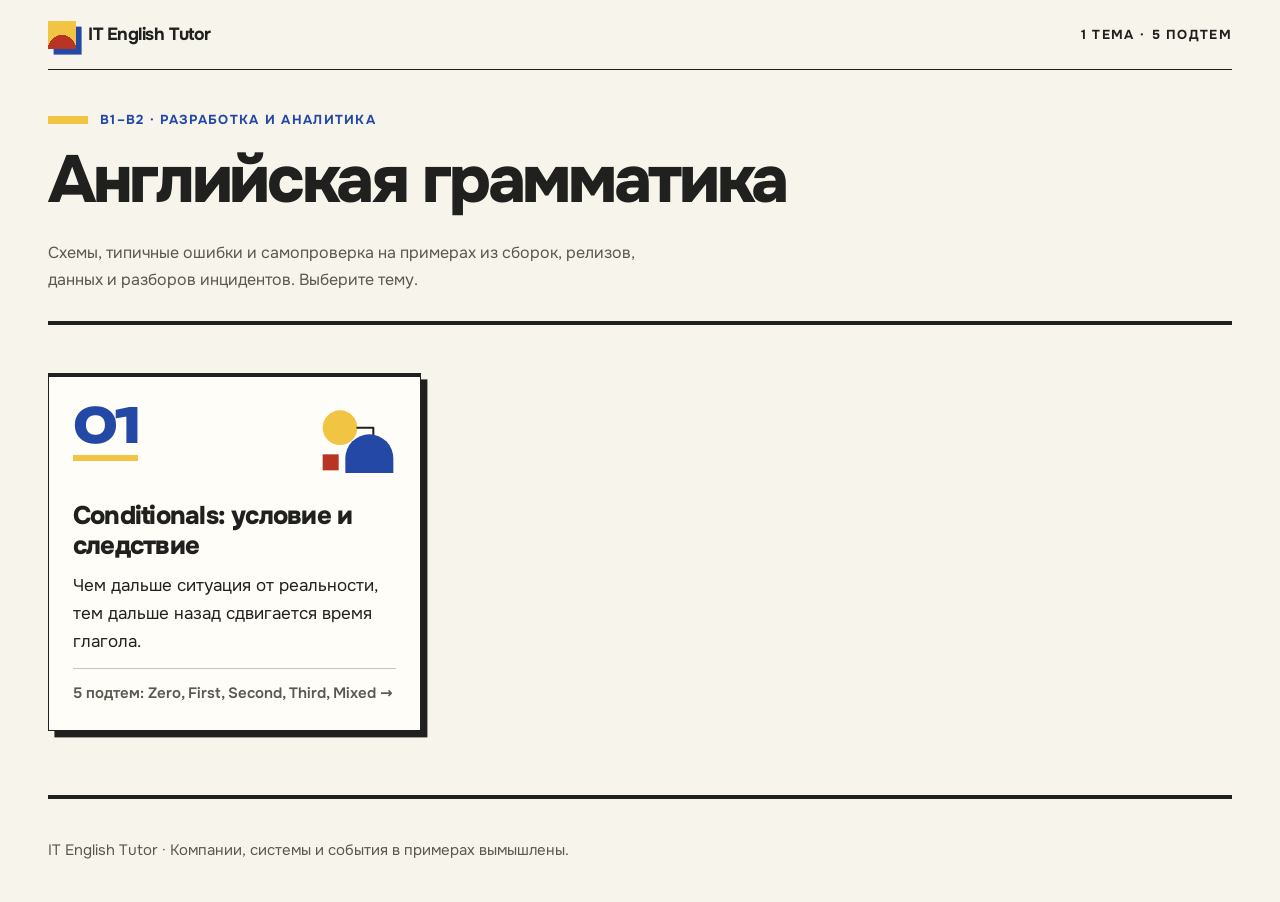
<file: site/index.html>
<!doctype html>
<html lang="ru">
<head>
  <meta charset="utf-8">
  <meta name="viewport" content="width=device-width, initial-scale=1">
  <meta name="description" content="Английская грамматика на примерах из разработки и аналитики: схемы, типичные ошибки и самопроверка. Уровень B1–B2.">
  <title>IT English Tutor</title>
  <link rel="stylesheet" href="./styles.css">
  <link rel="preload" href="./fonts/onest-cyrillic.woff2" as="font" type="font/woff2" crossorigin>
  <link rel="preload" href="./fonts/unbounded-latin.woff2" as="font" type="font/woff2" crossorigin>
</head>
<body>
  <svg width="0" height="0" style="position: absolute" aria-hidden="true" focusable="false">
    <symbol id="topic-symbol-1" viewBox="0 0 120 120">
      <circle class="art-yellow" cx="36" cy="40" r="26"/>
      <path class="art-line" d="M62 40h24v22"/>
      <path class="art-blue" d="M50 108V86a36 36 0 0 1 72 0v22Z" transform="translate(-6 0)"/>
      <rect class="art-red" x="10" y="80" width="24" height="24"/>
    </symbol>
  </svg>
  <a class="skip-link" href="#topics">Перейти к темам</a>
  <header>
    <div class="brand-row">
      <p class="project-name" lang="en">IT English Tutor</p>
      <p class="course-label">1 тема · 5 подтем</p>
    </div>
    <div class="hero">
      <div class="hero-heading">
        <p class="eyebrow">B1–B2 · Разработка и аналитика</p>
        <h1>Английская грамматика</h1>
      </div>
      <p class="hero-audience">Схемы, типичные ошибки и самопроверка на примерах из сборок, релизов, данных и разборов инцидентов. Выберите тему.</p>
    </div>
  </header>
  <main id="topics" tabindex="-1">
    <h2 class="visually-hidden">Темы</h2>
    <ol class="topic-cards">
      <li><a class="topic-card" href="./course.html#conditionals">
        <span class="topic-card-number">01</span>
        <svg viewBox="0 0 120 120" aria-hidden="true" focusable="false"><use href="#topic-symbol-1"/></svg>
        <h3><span lang="en">Conditionals</span>: условие и следствие</h3>
        <p>Чем дальше ситуация от реальности, тем дальше назад сдвигается время глагола.</p>
        <span class="topic-card-meta">5 подтем: <span lang="en">Zero, First, Second, Third, Mixed</span> <span aria-hidden="true">→</span></span>
      </a></li>
    </ol>
  </main>
  <footer><p><span lang="en">IT English Tutor</span> · Компании, системы и события в примерах вымышлены.</p></footer>
</body>
</html>
</file>
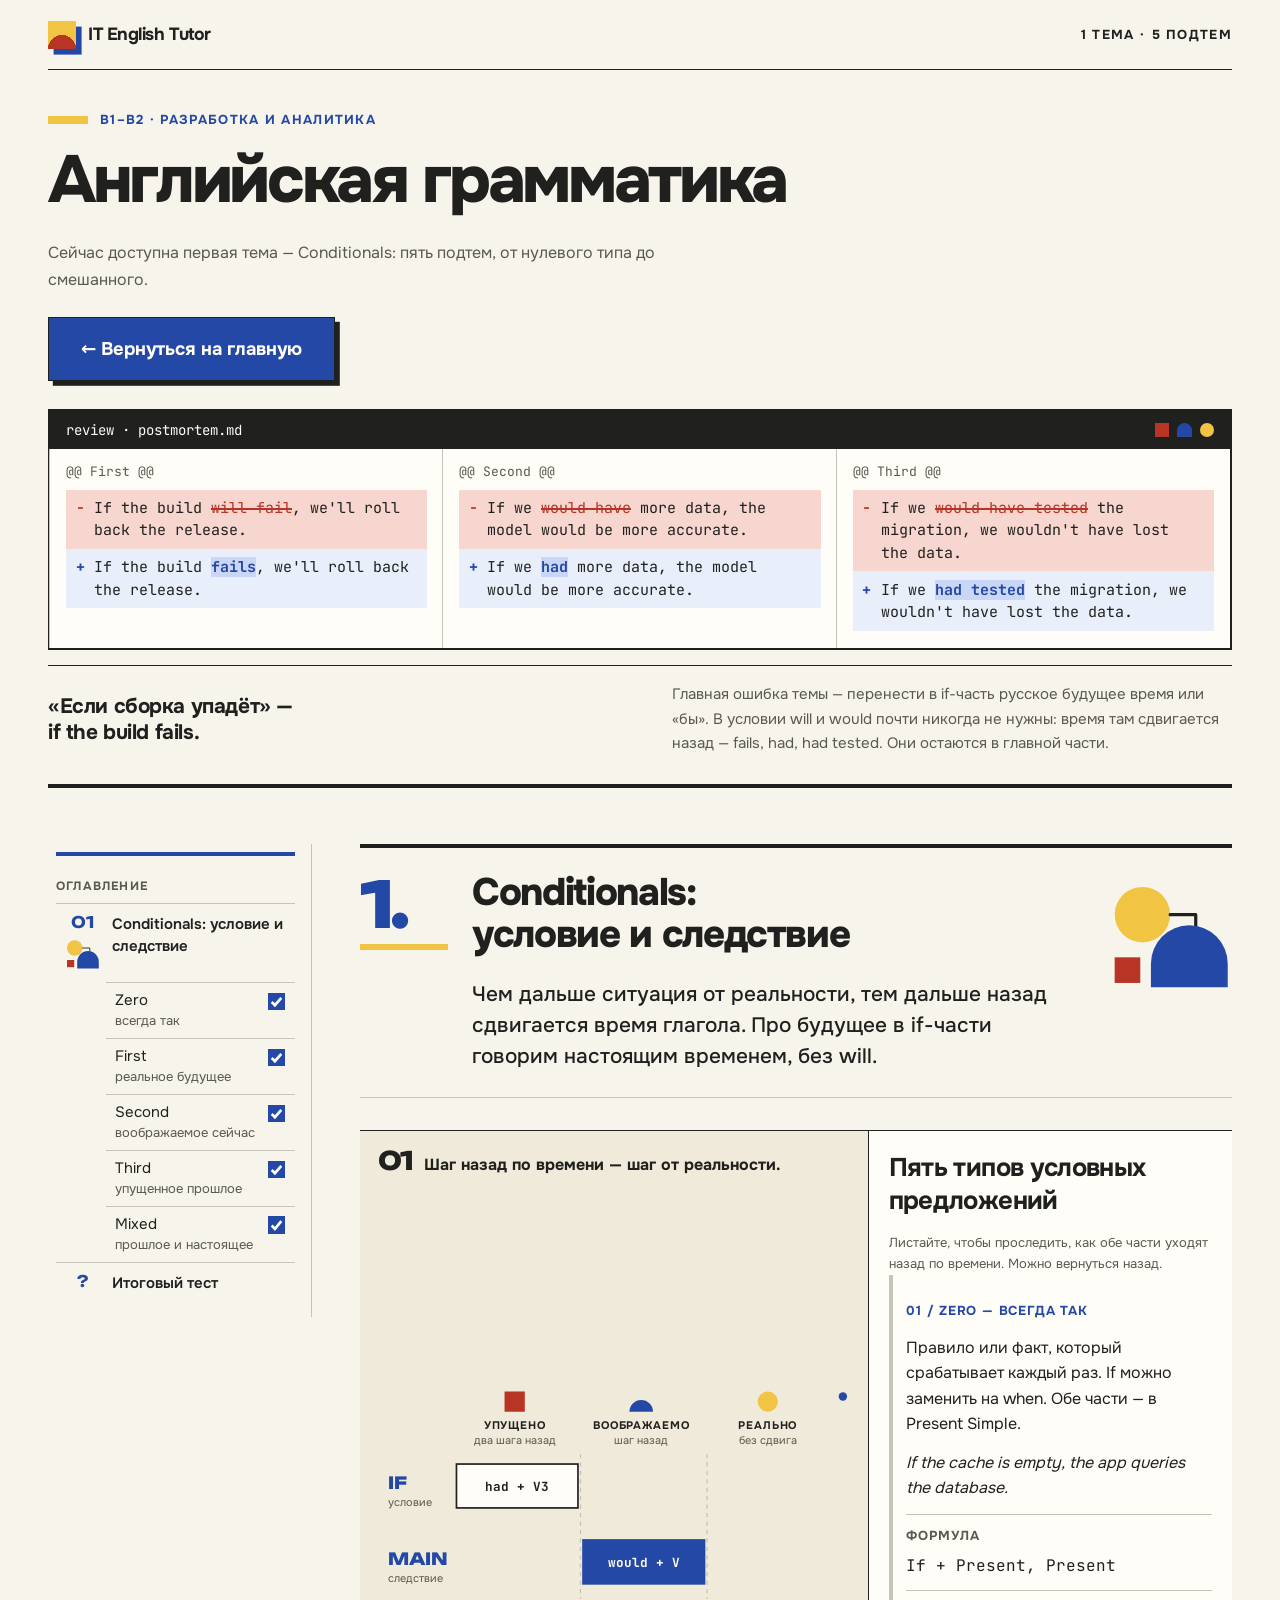
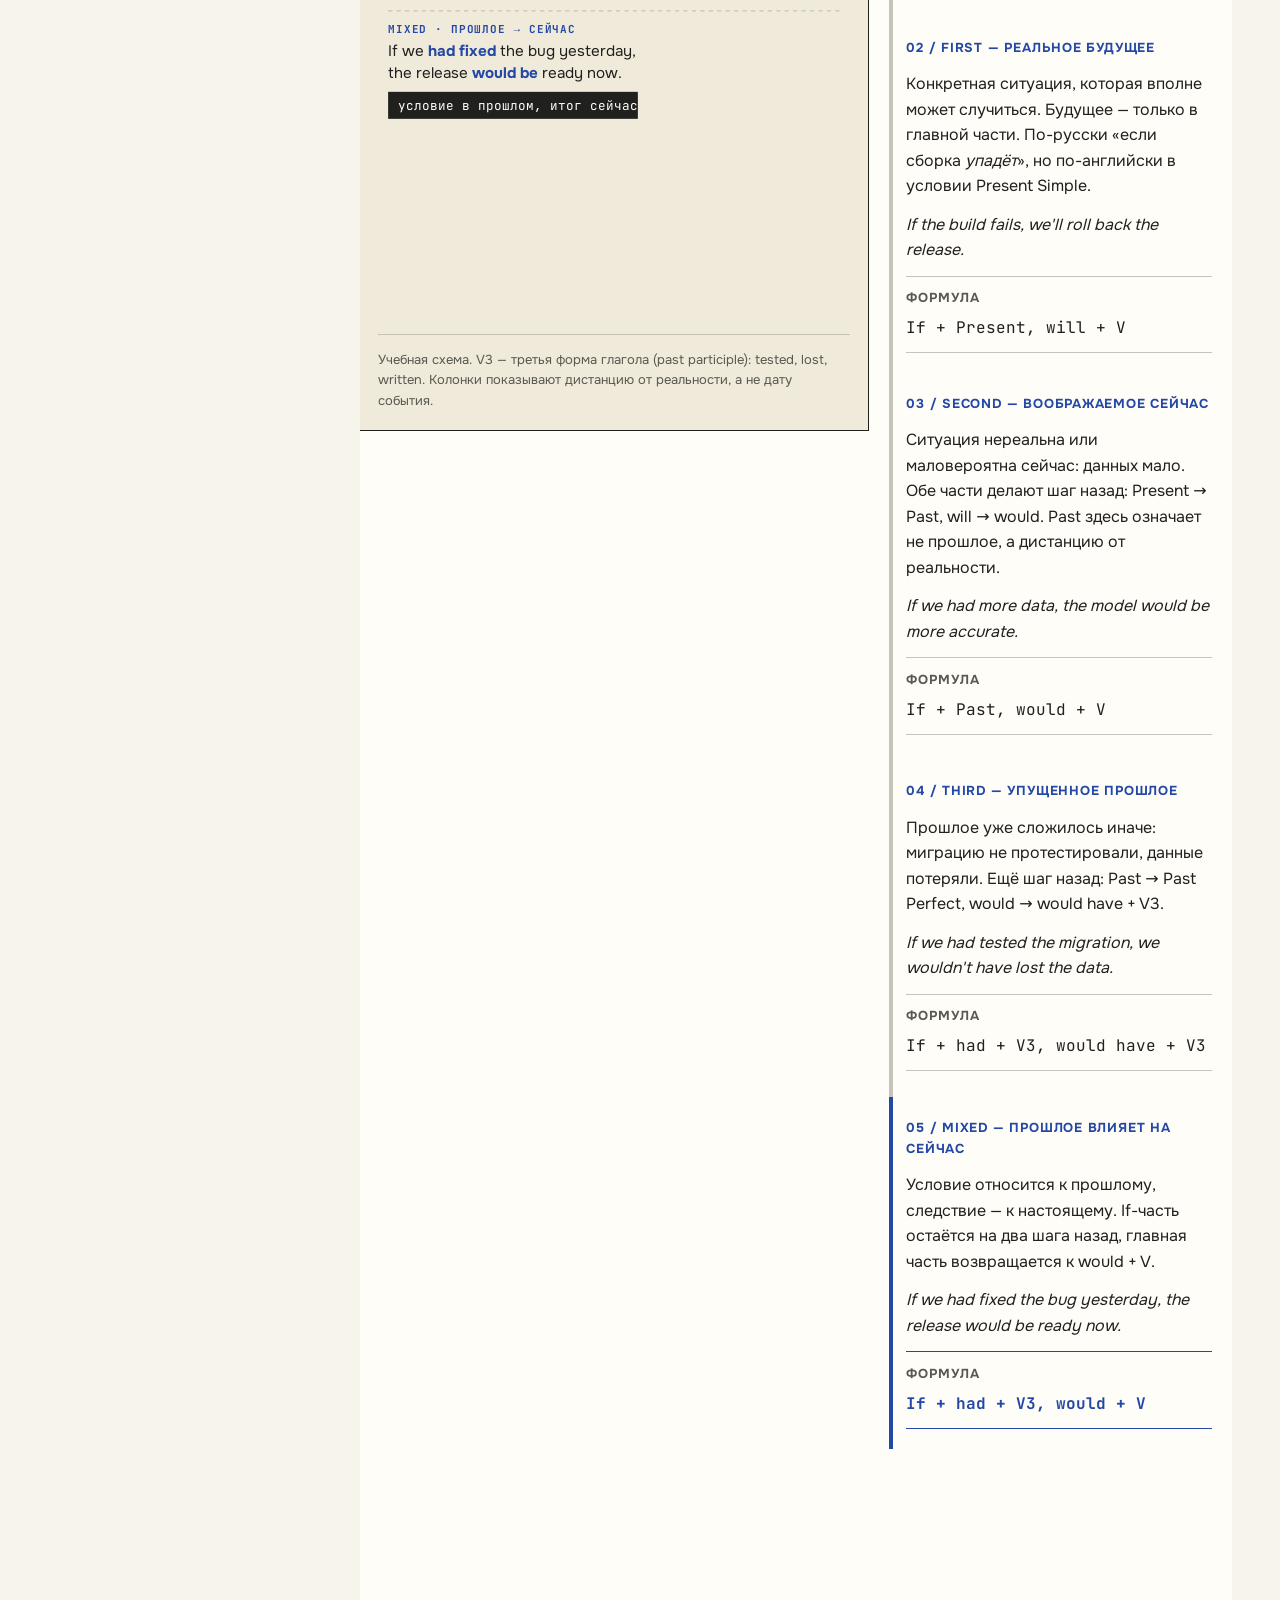
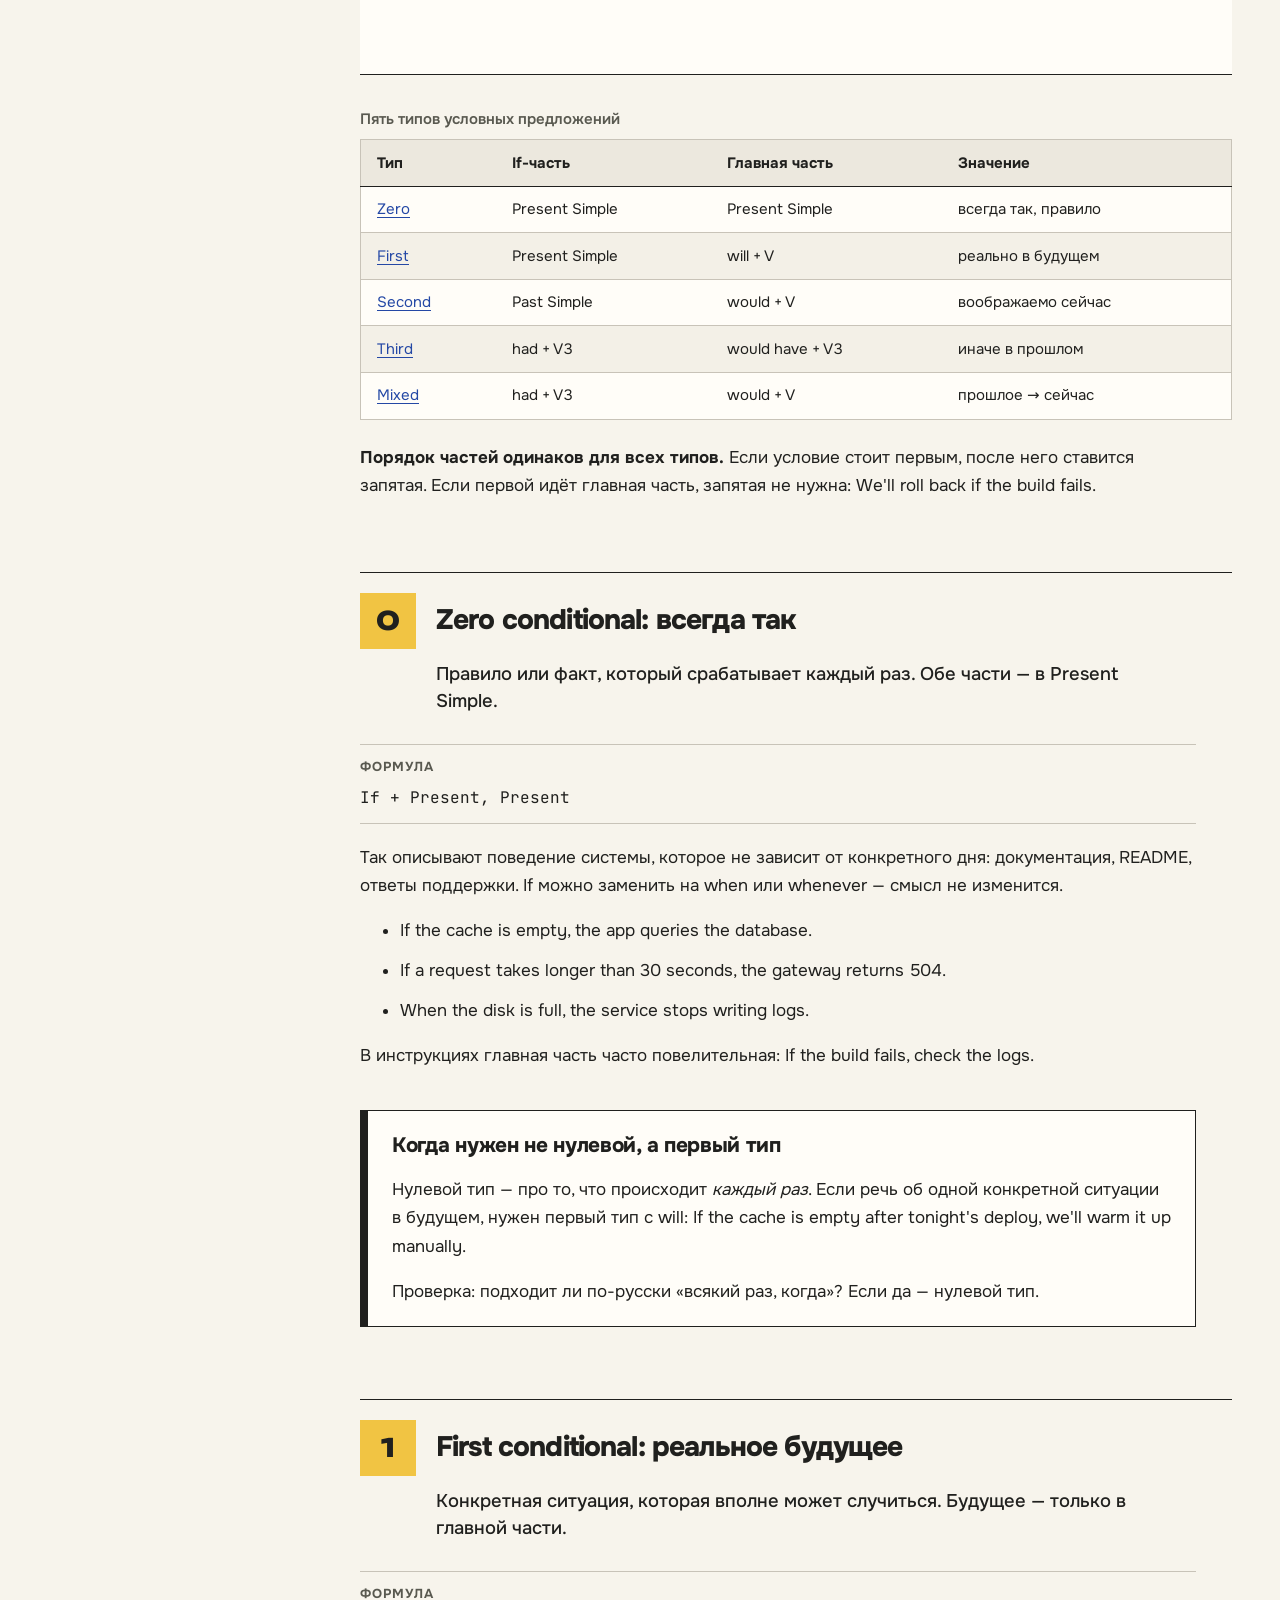
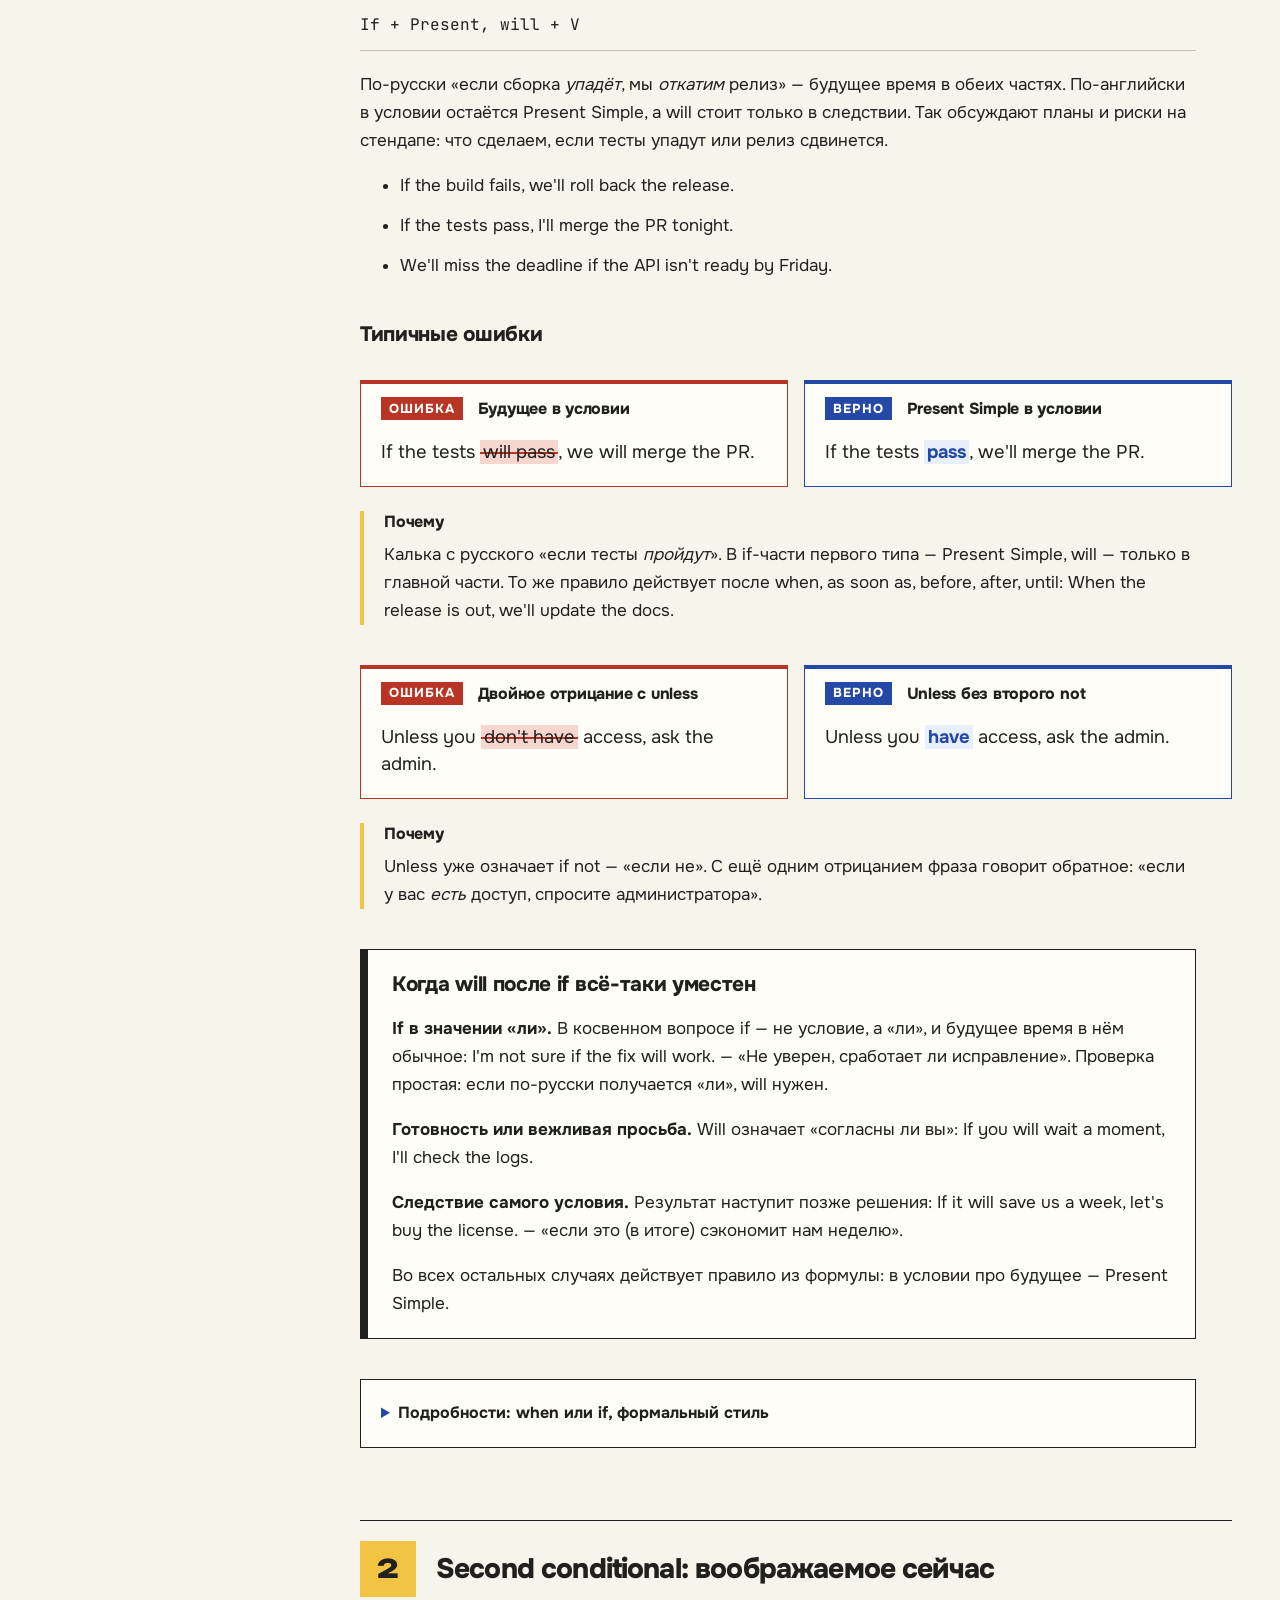
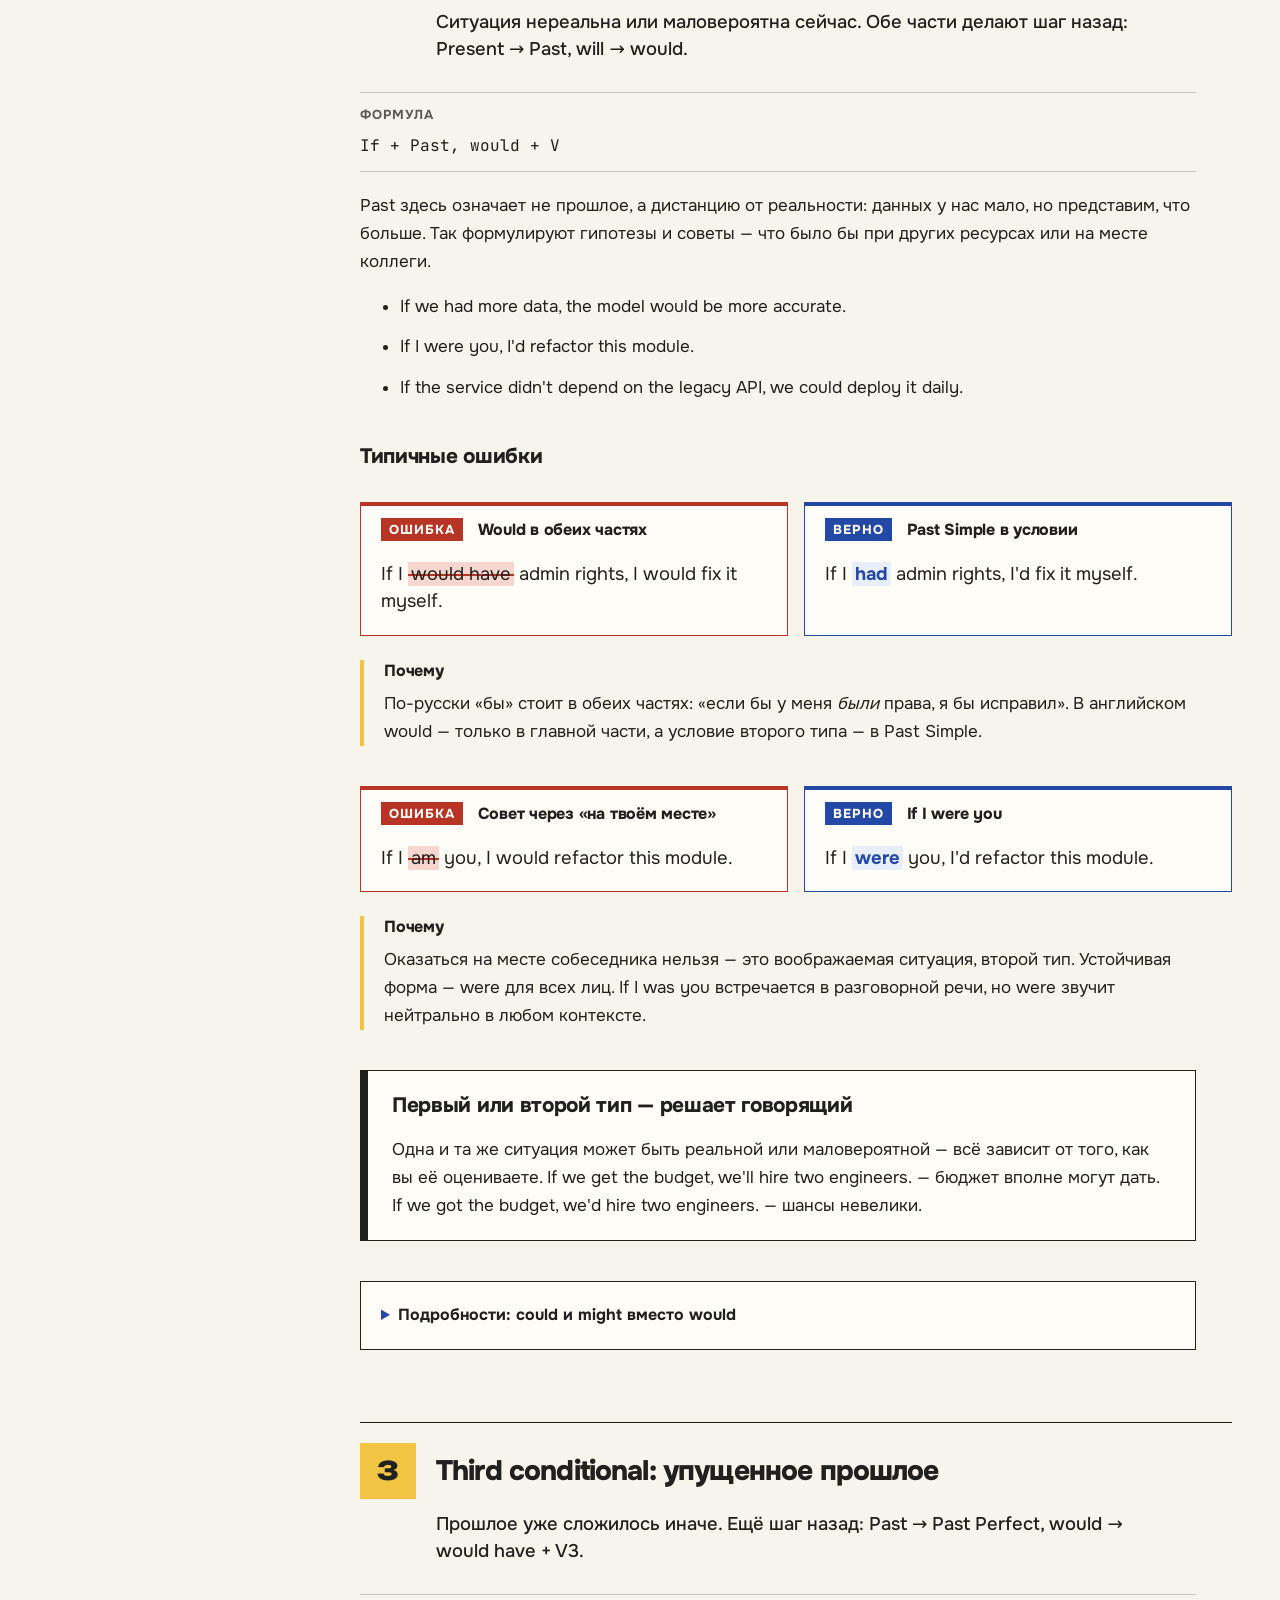
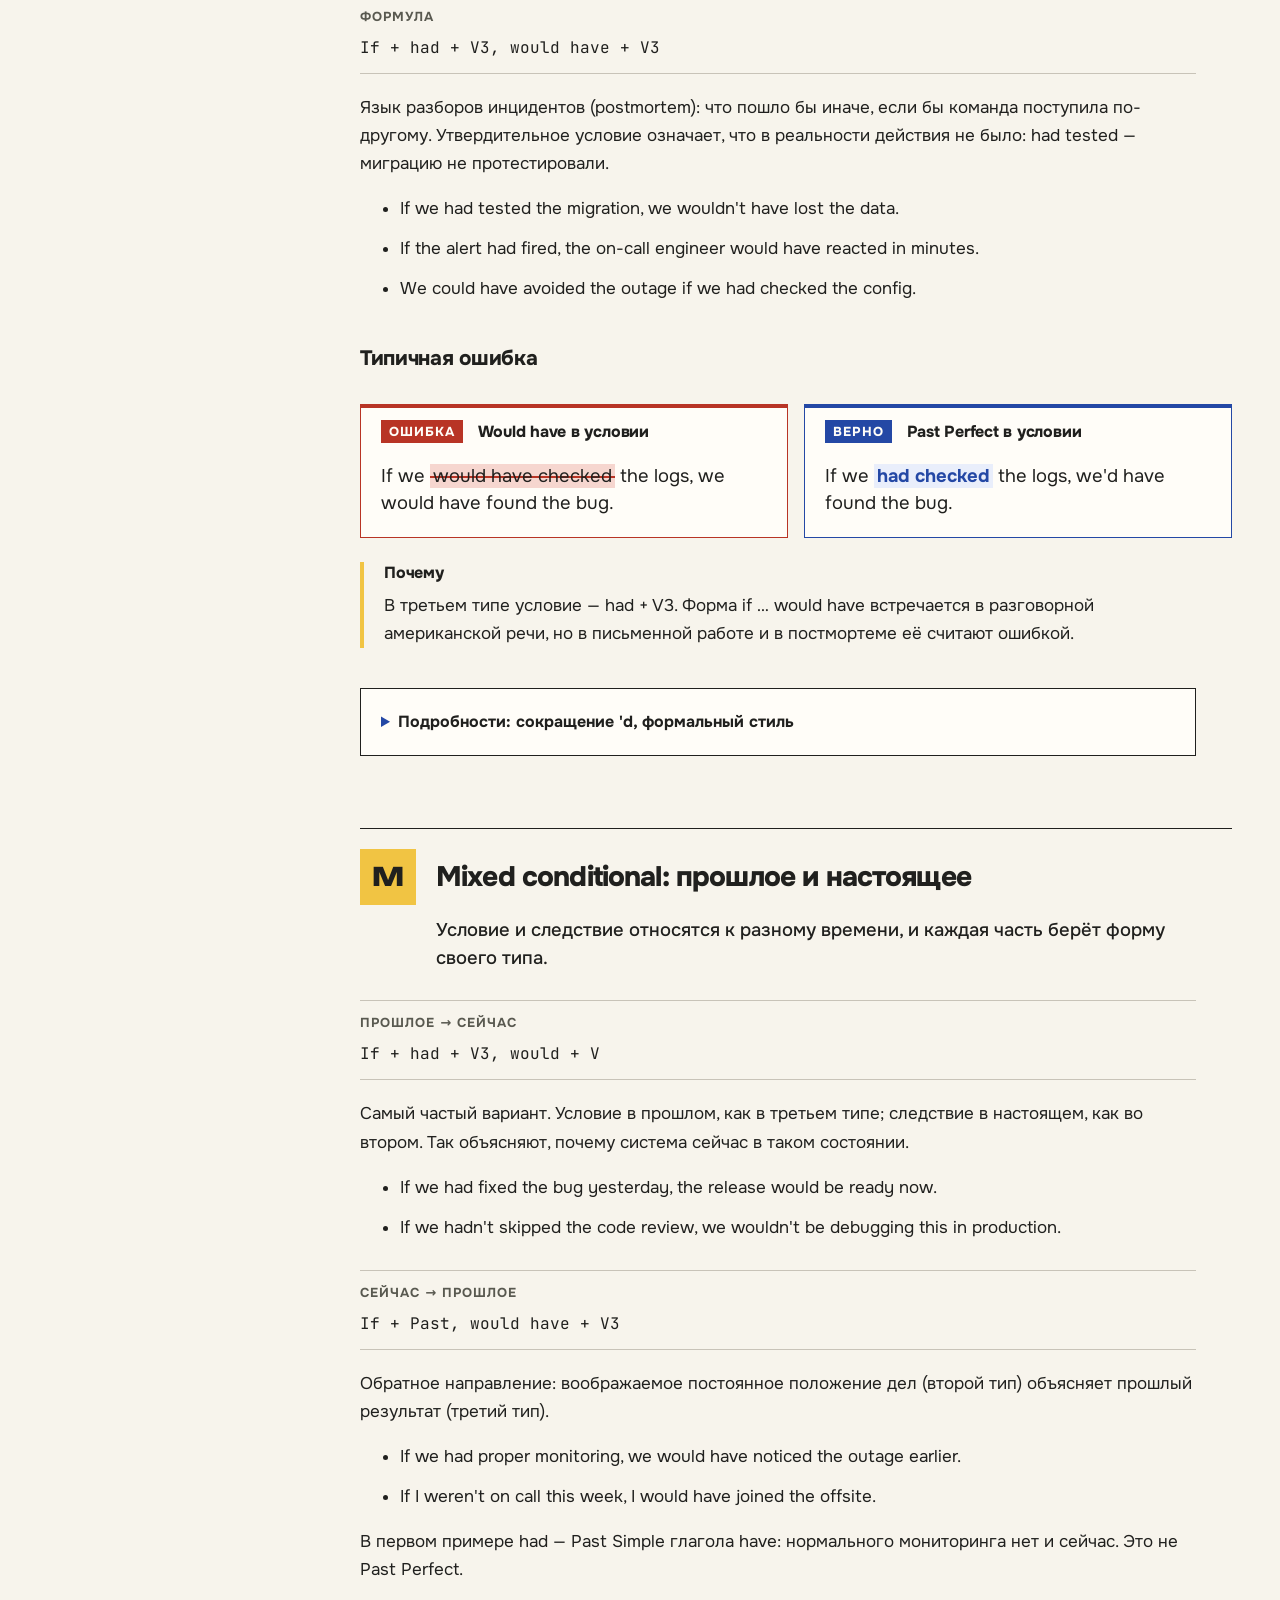
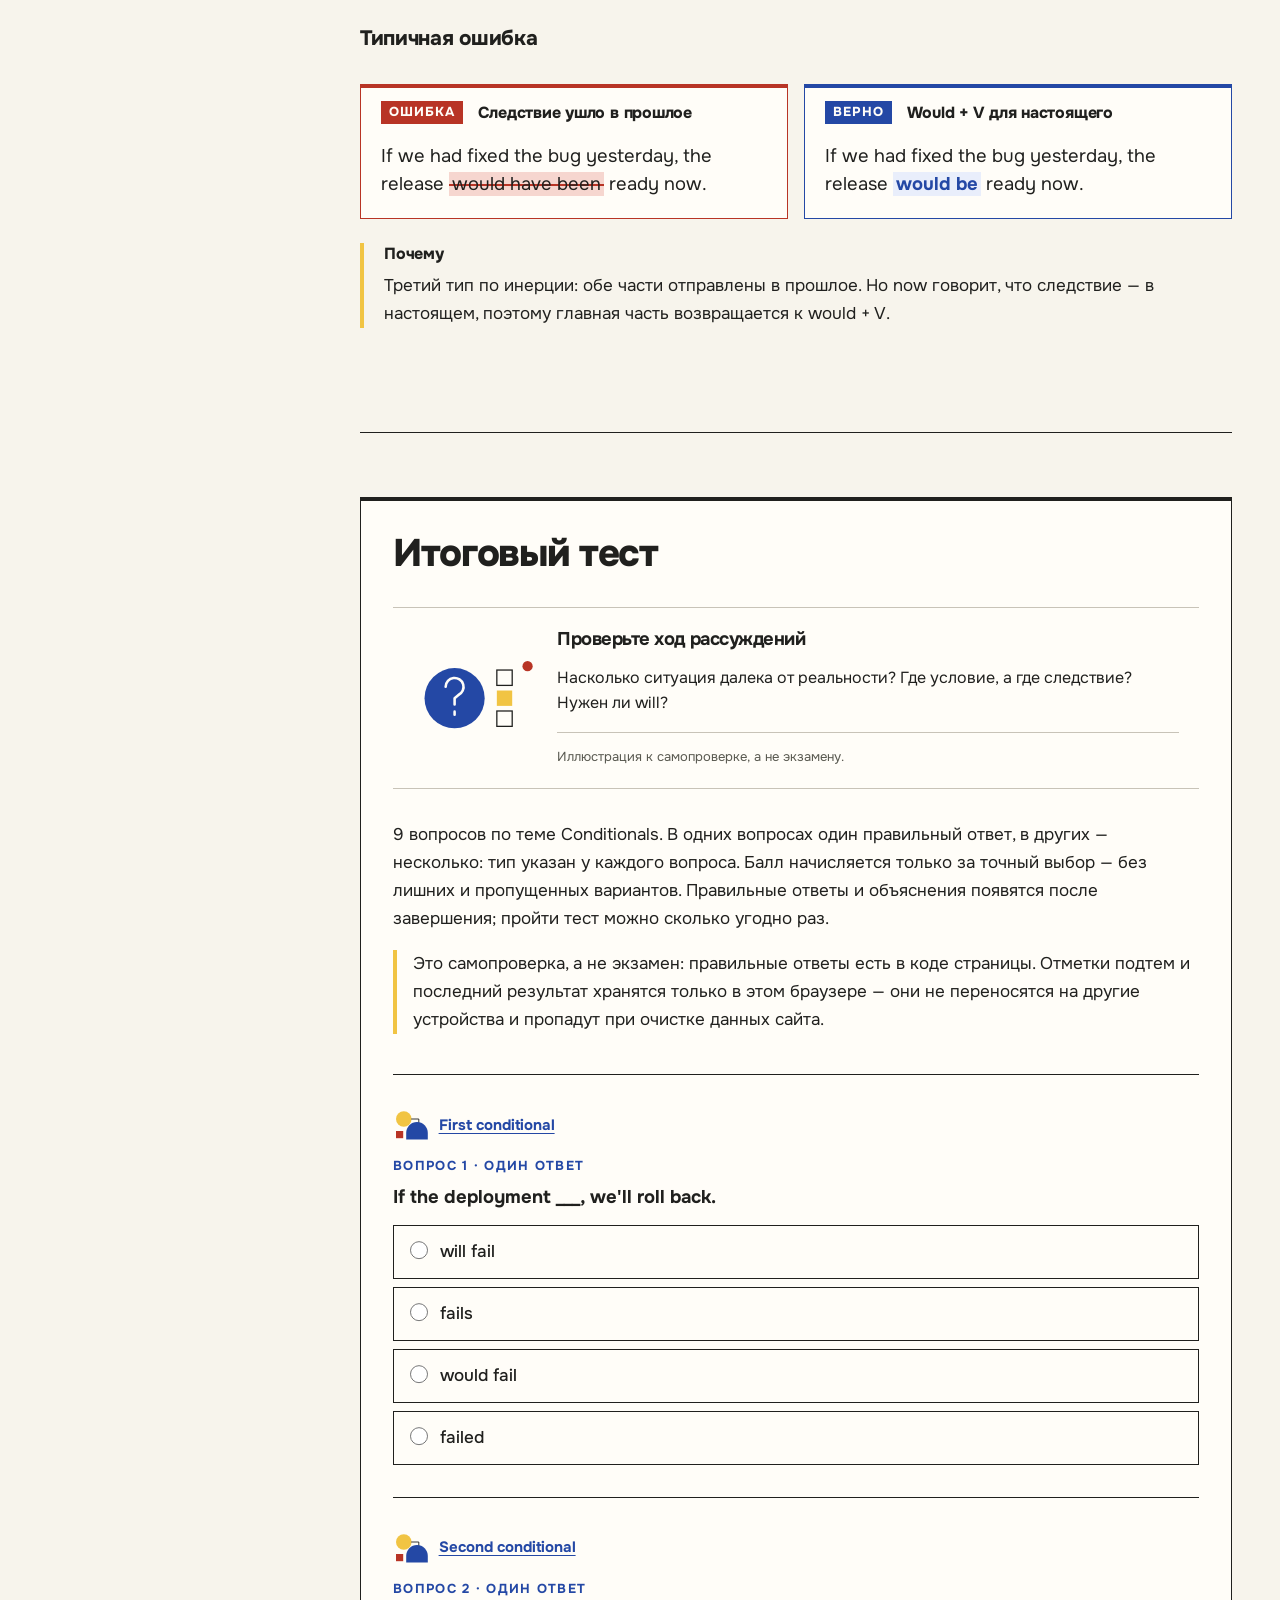
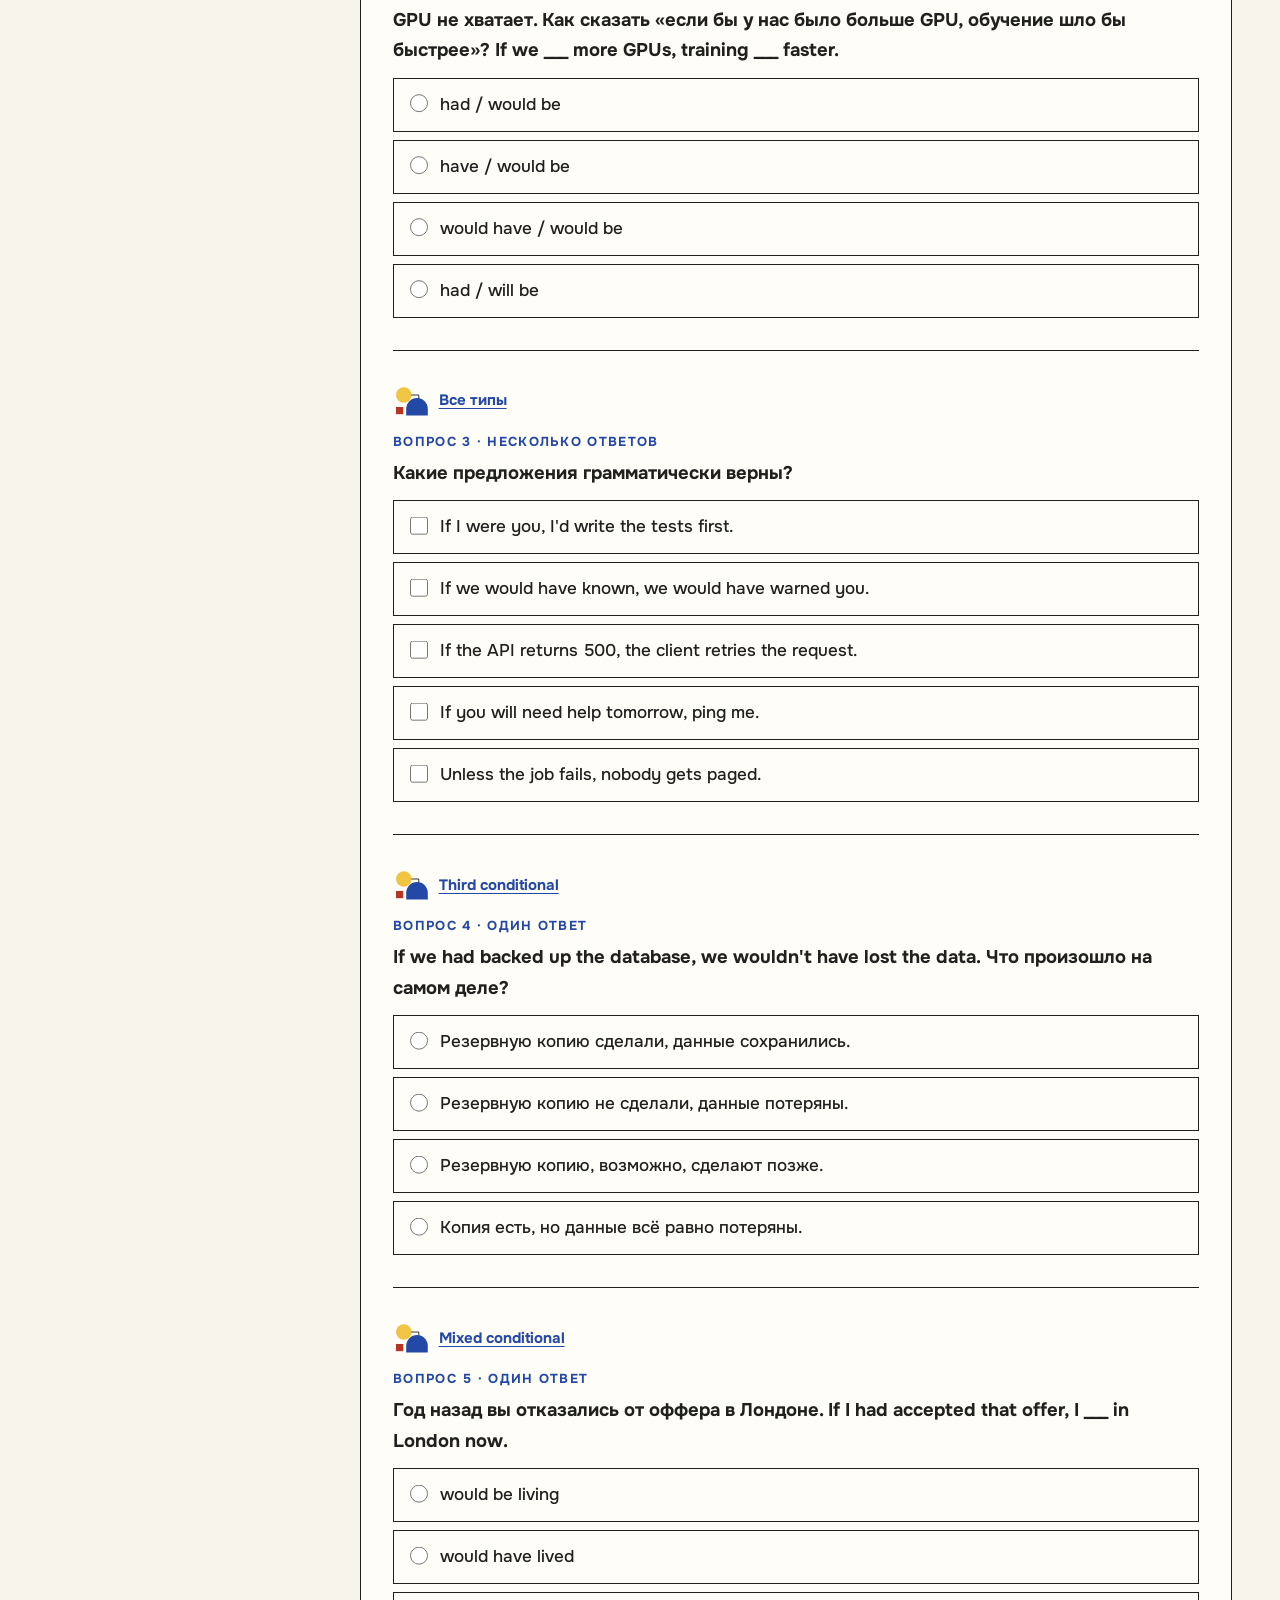
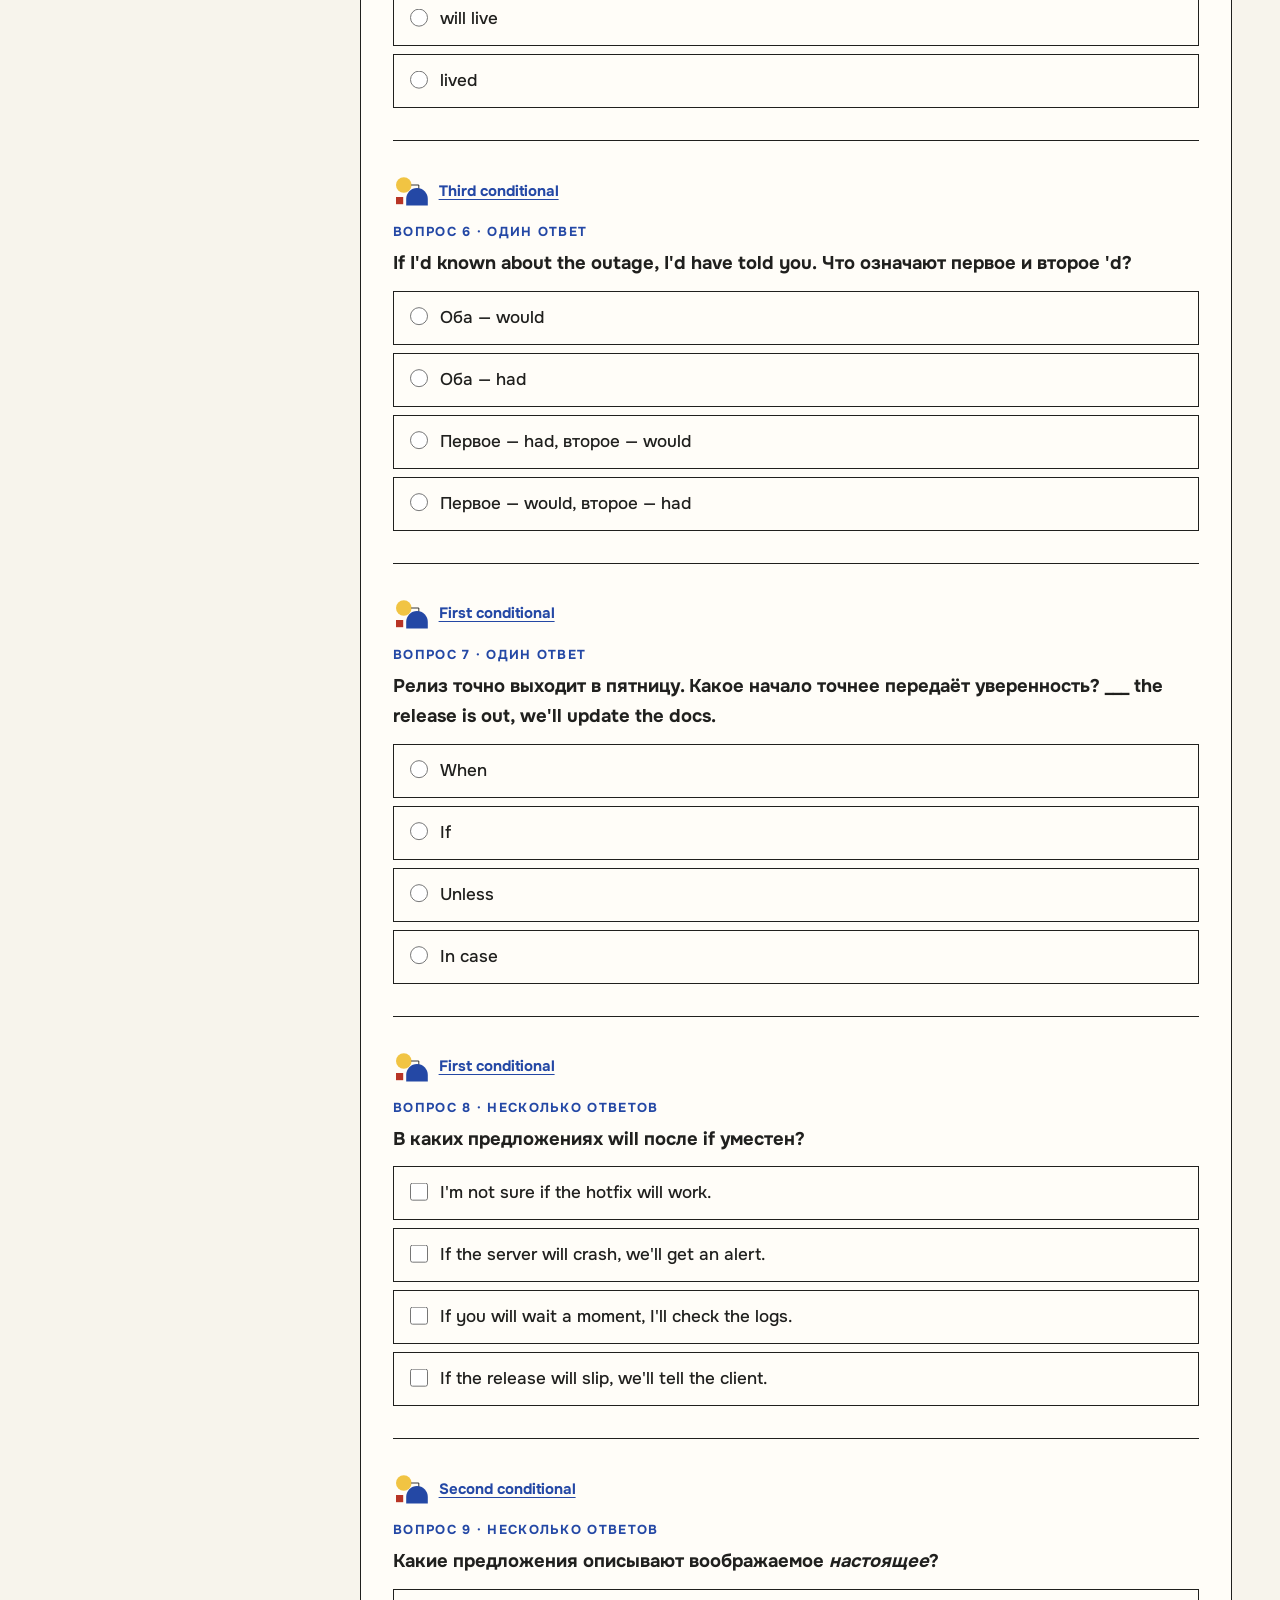
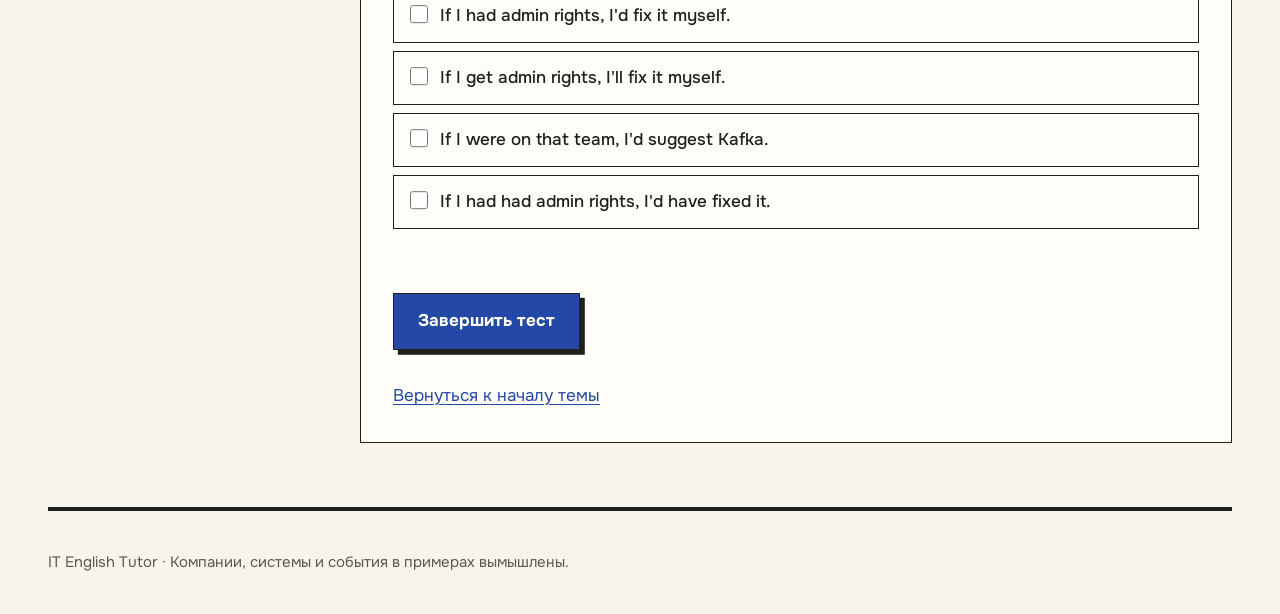
<file: site/course.html>
<!doctype html>
<html lang="ru">
<head>
  <meta charset="utf-8">
  <meta name="viewport" content="width=device-width, initial-scale=1">
  <meta name="description" content="Английская грамматика на примерах из разработки и аналитики: схемы, типичные ошибки и самопроверка. Уровень B1–B2.">
  <title>IT English Tutor</title>
  <link rel="stylesheet" href="./styles.css">
  <link rel="preload" href="./fonts/onest-cyrillic.woff2" as="font" type="font/woff2" crossorigin>
  <link rel="preload" href="./fonts/onest-latin.woff2" as="font" type="font/woff2" crossorigin>
  <link rel="preload" href="./fonts/unbounded-latin.woff2" as="font" type="font/woff2" crossorigin>
  <script type="module" src="./course.js"></script>
</head>
<body>
  <svg width="0" height="0" style="position: absolute" aria-hidden="true" focusable="false">
    <symbol id="topic-symbol-1" viewBox="0 0 120 120">
      <circle class="art-yellow" cx="36" cy="40" r="26"/>
      <path class="art-line" d="M62 40h24v22"/>
      <path class="art-blue" d="M50 108V86a36 36 0 0 1 72 0v22Z" transform="translate(-6 0)"/>
      <rect class="art-red" x="10" y="80" width="24" height="24"/>
    </symbol>
  </svg>
  <a class="skip-link" href="#course">Перейти к содержанию</a>
  <header>
    <div class="brand-row">
      <p class="project-name"><a href="./" lang="en">IT English Tutor</a></p>
      <p class="course-label">1 тема · 5 подтем</p>
    </div>
    <div class="hero">
      <div class="hero-heading">
        <p class="eyebrow">B1–B2 · Разработка и аналитика</p>
        <h1>Английская грамматика</h1>
      </div>
      <div class="hero-intro">
        <div class="hero-aside">
          <p class="hero-audience">Сейчас доступна первая тема — <span lang="en">Conditionals</span>: пять подтем, от нулевого типа до смешанного.</p>
          <a class="next-link" href="./"><span aria-hidden="true">←</span> Вернуться на главную</a>
        </div>
      </div>
      <figure class="hero-art">
        <div class="review">
          <p class="review-bar"><span lang="en">review · postmortem.md</span><span class="review-shapes" aria-hidden="true"><i></i><i></i><i></i></span></p>
          <div class="review-hunks">
            <div class="review-hunk">
              <a class="review-head" href="#cond-first">@@ <span lang="en">First</span> @@</a>
              <p class="review-del" lang="en"><span class="visually-hidden" lang="ru">Ошибка: </span>If the build <mark>will fail</mark>, we'll roll back the release.</p>
              <p class="review-add" lang="en"><span class="visually-hidden" lang="ru">Верно: </span>If the build <mark>fails</mark>, we'll roll back the release.</p>
            </div>
            <div class="review-hunk">
              <a class="review-head" href="#cond-second">@@ <span lang="en">Second</span> @@</a>
              <p class="review-del" lang="en"><span class="visually-hidden" lang="ru">Ошибка: </span>If we <mark>would have</mark> more data, the model would be more accurate.</p>
              <p class="review-add" lang="en"><span class="visually-hidden" lang="ru">Верно: </span>If we <mark>had</mark> more data, the model would be more accurate.</p>
            </div>
            <div class="review-hunk">
              <a class="review-head" href="#cond-third">@@ <span lang="en">Third</span> @@</a>
              <p class="review-del" lang="en"><span class="visually-hidden" lang="ru">Ошибка: </span>If we <mark>would have tested</mark> the migration, we wouldn't have lost the data.</p>
              <p class="review-add" lang="en"><span class="visually-hidden" lang="ru">Верно: </span>If we <mark>had tested</mark> the migration, we wouldn't have lost the data.</p>
            </div>
          </div>
        </div>
        <figcaption class="hero-art-caption"><strong>«Если сборка упадёт» —<br><span lang="en">if the build fails.</span></strong><p>Главная ошибка темы — перенести в <span lang="en">if</span>-часть русское будущее время или «бы». В условии <span lang="en">will</span> и <span lang="en">would</span> почти никогда не нужны: время там сдвигается назад — <span lang="en">fails, had, had tested</span>. Они остаются в главной части.</p></figcaption>
      </figure>
    </div>
  </header>
  <div class="course-layout">
    <aside class="course-sidebar" aria-label="Настройки и оглавление">
      <noscript><p>Без JavaScript доступны все тексты и схемы. Отметки прочитанного и тест недоступны.</p></noscript>
      <div id="reading-progress" hidden>
        <p id="storage-note" hidden>Браузер не дал сохранить прогресс: отметки и результат теста действуют до перезагрузки страницы.</p>
      </div>
      <nav aria-label="Оглавление курса">
        <h2>Оглавление</h2>
        <ol class="toc">
<li><a class="toc-lesson" href="#conditionals"><span class="toc-marker"><span class="toc-number">01</span><svg viewBox="0 0 120 120" aria-hidden="true" focusable="false"><use href="#topic-symbol-1"/></svg></span><span class="toc-title"><span lang="en">Conditionals</span>: условие и следствие</span></a>
<ol class="toc-sub">
<li><a href="#cond-zero"><span class="toc-sub-text"><span lang="en">Zero</span> <span class="toc-note">всегда так</span></span><span class="toc-check" data-read="cond-zero" hidden><span class="visually-hidden"> — прочитано</span></span></a></li>
<li><a href="#cond-first"><span class="toc-sub-text"><span lang="en">First</span> <span class="toc-note">реальное будущее</span></span><span class="toc-check" data-read="cond-first" hidden><span class="visually-hidden"> — прочитано</span></span></a></li>
<li><a href="#cond-second"><span class="toc-sub-text"><span lang="en">Second</span> <span class="toc-note">воображаемое сейчас</span></span><span class="toc-check" data-read="cond-second" hidden><span class="visually-hidden"> — прочитано</span></span></a></li>
<li><a href="#cond-third"><span class="toc-sub-text"><span lang="en">Third</span> <span class="toc-note">упущенное прошлое</span></span><span class="toc-check" data-read="cond-third" hidden><span class="visually-hidden"> — прочитано</span></span></a></li>
<li><a href="#cond-mixed"><span class="toc-sub-text"><span lang="en">Mixed</span> <span class="toc-note">прошлое и настоящее</span></span><span class="toc-check" data-read="cond-mixed" hidden><span class="visually-hidden"> — прочитано</span></span></a></li>
</ol></li>
<li><a class="toc-lesson" href="#quiz"><span class="toc-marker"><span class="toc-number">?</span></span><span class="toc-title">Итоговый тест</span></a></li>
        </ol>
      </nav>
    </aside>
    <main id="course" tabindex="-1">
<section id="conditionals" class="topic" tabindex="-1" aria-labelledby="conditionals-title">
<div class="lesson-heading">
  <h2 id="conditionals-title"><span class="lesson-number">1.</span> <span class="lesson-title"><span lang="en">Conditionals</span>: условие и следствие</span></h2>
  <svg viewBox="0 0 120 120" aria-hidden="true" focusable="false"><use href="#topic-symbol-1"/></svg>
  <p class="lesson-thesis">Чем дальше ситуация от реальности, тем дальше назад сдвигается время глагола. Про будущее в <span lang="en">if</span>-части говорим настоящим временем, без <span lang="en">will</span>.</p>
</div>
<figure class="course-art scroll-scene continuous-scene cond-scene" data-stage="4">
  <div class="art-panel">
    <p class="art-index"><span>01</span> Шаг назад по времени — шаг от реальности.</p>
    <svg viewBox="0 0 560 406" aria-hidden="true" focusable="false" lang="en">
      <rect class="art-red" x="150" y="10" width="24" height="24"/>
      <path class="art-blue" d="M298 34a14 14 0 0 1 28 0Z"/>
      <circle class="art-yellow" cx="462" cy="22" r="12"/>
      <text class="cond-head" x="162" y="54">УПУЩЕНО</text>
      <text class="cond-head" x="312" y="54">ВООБРАЖАЕМО</text>
      <text class="cond-head" x="462" y="54">РЕАЛЬНО</text>
      <text class="cond-row-note" x="162" y="72" text-anchor="middle">два шага назад</text>
      <text class="cond-row-note" x="312" y="72" text-anchor="middle">шаг назад</text>
      <text class="cond-row-note" x="462" y="72" text-anchor="middle">без сдвига</text>
      <path class="cond-divider" d="M240 84V256M390 84V256"/>
      <text class="cond-row" x="12" y="126">IF</text>
      <text class="cond-row-note" x="12" y="146">условие</text>
      <text class="cond-row" x="12" y="216">MAIN</text>
      <text class="cond-row-note" x="12" y="236">следствие</text>
      <g class="cond-chip cond-chip--if">
        <rect x="393" y="96" width="144" height="52"/>
        <text x="465" y="128" data-at="0 1">Present</text>
        <text x="465" y="128" data-at="2">Past</text>
        <text x="465" y="128" data-at="3 4">had + V3</text>
      </g>
      <g class="cond-chip cond-chip--main">
        <rect x="393" y="186" width="144" height="52"/>
        <text x="465" y="218" data-at="0">Present</text>
        <text x="465" y="218" data-at="1">will + V</text>
        <text x="465" y="218" data-at="2 4">would + V</text>
        <text x="465" y="218" data-at="3">would have + V3</text>
      </g>
      <path class="cond-divider" d="M12 270H548"/>
      <g data-at="0">
        <text class="cond-type" x="12" y="296">TYPE 0 · ZERO</text>
        <text class="cond-sentence" x="12" y="324">If the cache <tspan class="cond-key">is</tspan> empty,</text>
        <text class="cond-sentence" x="12" y="350">the app <tspan class="cond-key">queries</tspan> the database.</text>
        <g class="cond-badge cond-badge--note"><rect x="12" y="366" width="250" height="32"/><text x="24" y="388">if = when: так каждый раз</text></g>
      </g>
      <g data-at="1">
        <text class="cond-type" x="12" y="296">TYPE 1 · FIRST</text>
        <text class="cond-sentence" x="12" y="324">If the build <tspan class="cond-key">fails</tspan>,</text>
        <text class="cond-sentence" x="12" y="350">we <tspan class="cond-key">will roll back</tspan> the release.</text>
        <g class="cond-badge"><rect x="12" y="366" width="260" height="32"/><text x="24" y="388">НЕ: If the build will fail</text></g>
      </g>
      <g data-at="2">
        <text class="cond-type" x="12" y="296">TYPE 2 · SECOND</text>
        <text class="cond-sentence" x="12" y="324">If we <tspan class="cond-key">had</tspan> more data,</text>
        <text class="cond-sentence" x="12" y="350">the model <tspan class="cond-key">would be</tspan> more accurate.</text>
        <g class="cond-badge"><rect x="12" y="366" width="296" height="32"/><text x="24" y="388">НЕ: If we would have more data</text></g>
      </g>
      <g data-at="3">
        <text class="cond-type" x="12" y="296">TYPE 3 · THIRD</text>
        <text class="cond-sentence" x="12" y="324">If we <tspan class="cond-key">had tested</tspan> the migration,</text>
        <text class="cond-sentence" x="12" y="350">we <tspan class="cond-key">wouldn't have lost</tspan> the data.</text>
        <g class="cond-badge"><rect x="12" y="366" width="270" height="32"/><text x="24" y="388">НЕ: If we would have tested</text></g>
      </g>
      <g data-at="4">
        <text class="cond-type" x="12" y="296">MIXED · ПРОШЛОЕ → СЕЙЧАС</text>
        <text class="cond-sentence" x="12" y="324">If we <tspan class="cond-key">had fixed</tspan> the bug yesterday,</text>
        <text class="cond-sentence" x="12" y="350">the release <tspan class="cond-key">would be</tspan> ready now.</text>
        <g class="cond-badge cond-badge--note"><rect x="12" y="366" width="296" height="32"/><text x="24" y="388">условие в прошлом, итог сейчас</text></g>
      </g>
      <circle class="art-blue" cx="551" cy="16" r="5"/>
    </svg>
    <p class="art-note">Учебная схема. V3 — третья форма глагола (<span lang="en">past participle</span>): <span lang="en">tested, lost, written</span>. Колонки показывают дистанцию от реальности, а не дату события.</p>
  </div>
  <figcaption><strong class="art-title">Пять типов условных предложений</strong>
    <p class="scene-hint">Листайте, чтобы проследить, как обе части уходят назад по времени. Можно вернуться назад.</p>
    <ol class="scene-steps">
      <li class="scene-step"><span class="scene-step-label">01 / <span lang="en">Zero</span> — всегда так</span><p>Правило или факт, который срабатывает каждый раз. <span lang="en">If</span> можно заменить на <span lang="en">when</span>. Обе части — в <span lang="en">Present Simple</span>.</p><p class="step-example" lang="en">If the cache is empty, the app queries the database.</p><p class="step-formula"><span>Формула</span><code>If + Present, Present</code></p></li>
      <li class="scene-step"><span class="scene-step-label">02 / <span lang="en">First</span> — реальное будущее</span><p>Конкретная ситуация, которая вполне может случиться. Будущее — только в главной части. По-русски «если сборка <em>упадёт</em>», но по-английски в условии <span lang="en">Present Simple</span>.</p><p class="step-example" lang="en">If the build fails, we'll roll back the release.</p><p class="step-formula"><span>Формула</span><code>If + Present, will + V</code></p></li>
      <li class="scene-step"><span class="scene-step-label">03 / <span lang="en">Second</span> — воображаемое сейчас</span><p>Ситуация нереальна или маловероятна сейчас: данных мало. Обе части делают шаг назад: <span lang="en">Present → Past, will → would</span>. <span lang="en">Past</span> здесь означает не прошлое, а дистанцию от реальности.</p><p class="step-example" lang="en">If we had more data, the model would be more accurate.</p><p class="step-formula"><span>Формула</span><code>If + Past, would + V</code></p></li>
      <li class="scene-step"><span class="scene-step-label">04 / <span lang="en">Third</span> — упущенное прошлое</span><p>Прошлое уже сложилось иначе: миграцию не протестировали, данные потеряли. Ещё шаг назад: <span lang="en">Past → Past Perfect, would → would have + V3</span>.</p><p class="step-example" lang="en">If we had tested the migration, we wouldn't have lost the data.</p><p class="step-formula"><span>Формула</span><code>If + had + V3, would have + V3</code></p></li>
      <li class="scene-step"><span class="scene-step-label">05 / <span lang="en">Mixed</span> — прошлое влияет на сейчас</span><p>Условие относится к прошлому, следствие — к настоящему. <span lang="en">If</span>-часть остаётся на два шага назад, главная часть возвращается к <span lang="en">would + V</span>.</p><p class="step-example" lang="en">If we had fixed the bug yesterday, the release would be ready now.</p><p class="step-formula"><span>Формула</span><code>If + had + V3, would + V</code></p></li>
    </ol>
  </figcaption>
</figure>
<div class="table-scroll" tabindex="0" role="group" aria-labelledby="conditionals-table-caption"><table>
<caption id="conditionals-table-caption">Пять типов условных предложений</caption>
<thead><tr><th scope="col">Тип</th><th scope="col"><span lang="en">If</span>-часть</th><th scope="col">Главная часть</th><th scope="col">Значение</th></tr></thead><tbody>
<tr><td lang="en"><a href="#cond-zero">Zero</a></td><td lang="en">Present Simple</td><td lang="en">Present Simple</td><td>всегда так, правило</td></tr>
<tr><td lang="en"><a href="#cond-first">First</a></td><td lang="en">Present Simple</td><td lang="en">will + V</td><td>реально в будущем</td></tr>
<tr><td lang="en"><a href="#cond-second">Second</a></td><td lang="en">Past Simple</td><td lang="en">would + V</td><td>воображаемо сейчас</td></tr>
<tr><td lang="en"><a href="#cond-third">Third</a></td><td lang="en">had + V3</td><td lang="en">would have + V3</td><td>иначе в прошлом</td></tr>
<tr><td lang="en"><a href="#cond-mixed">Mixed</a></td><td lang="en">had + V3</td><td lang="en">would + V</td><td>прошлое → сейчас</td></tr>
</tbody></table></div>
<p><strong>Порядок частей одинаков для всех типов.</strong> Если условие стоит первым, после него ставится запятая. Если первой идёт главная часть, запятая не нужна: <span lang="en">We'll roll back if the build fails.</span></p>

<section id="cond-zero" class="subtopic" tabindex="-1" aria-labelledby="cond-zero-title">
<div class="subtopic-heading">
  <span class="subtopic-number" aria-hidden="true">0</span>
  <h3 id="cond-zero-title"><span lang="en">Zero conditional</span>: всегда так</h3>
  <p>Правило или факт, который срабатывает каждый раз. Обе части — в <span lang="en">Present Simple</span>.</p>
</div>
<p class="step-formula"><span>Формула</span><code>If + Present, Present</code></p>
<p>Так описывают поведение системы, которое не зависит от конкретного дня: документация, README, ответы поддержки. <span lang="en">If</span> можно заменить на <span lang="en">when</span> или <span lang="en">whenever</span> — смысл не изменится.</p>
<ul lang="en">
<li>If the cache is empty, the app queries the database.</li>
<li>If a request takes longer than 30 seconds, the gateway returns 504.</li>
<li>When the disk is full, the service stops writing logs.</li>
</ul>
<p>В инструкциях главная часть часто повелительная: <span lang="en">If the build fails, check the logs.</span></p>

<div class="lesson-limit">
<h4>Когда нужен не нулевой, а первый тип</h4>
<p>Нулевой тип — про то, что происходит <em>каждый раз</em>. Если речь об одной конкретной ситуации в будущем, нужен первый тип с <span lang="en">will</span>: <span lang="en">If the cache is empty after tonight's deploy, we'll warm it up manually.</span></p>
<p>Проверка: подходит ли по-русски «всякий раз, когда»? Если да — нулевой тип.</p>
</div>
</section>

<section id="cond-first" class="subtopic" tabindex="-1" aria-labelledby="cond-first-title">
<div class="subtopic-heading">
  <span class="subtopic-number" aria-hidden="true">1</span>
  <h3 id="cond-first-title"><span lang="en">First conditional</span>: реальное будущее</h3>
  <p>Конкретная ситуация, которая вполне может случиться. Будущее — только в главной части.</p>
</div>
<p class="step-formula"><span>Формула</span><code>If + Present, will + V</code></p>
<p>По-русски «если сборка <em>упадёт</em>, мы <em>откатим</em> релиз» — будущее время в обеих частях. По-английски в условии остаётся <span lang="en">Present Simple</span>, а <span lang="en">will</span> стоит только в следствии. Так обсуждают планы и риски на стендапе: что сделаем, если тесты упадут или релиз сдвинется.</p>
<ul lang="en">
<li>If the build fails, we'll roll back the release.</li>
<li>If the tests pass, I'll merge the PR tonight.</li>
<li>We'll miss the deadline if the API isn't ready by Friday.</li>
</ul>

<h4>Типичные ошибки</h4>
<div class="compare">
<div class="compare-example compare-before">
<h4><span class="compare-label">Ошибка</span> Будущее в условии</h4>
<p class="sentence" lang="en">If the tests <mark>will pass</mark>, we will merge the PR.</p>
</div>
<div class="compare-work">
<h4>Почему</h4>
<p>Калька с русского «если тесты <em>пройдут</em>». В <span lang="en">if</span>-части первого типа — <span lang="en">Present Simple</span>, <span lang="en">will</span> — только в главной части. То же правило действует после <span lang="en">when, as soon as, before, after, until</span>: <span lang="en">When the release is out, we'll update the docs.</span></p>
</div>
<div class="compare-example compare-after">
<h4><span class="compare-label">Верно</span> <span lang="en">Present Simple</span> в условии</h4>
<p class="sentence" lang="en">If the tests <mark>pass</mark>, we'll merge the PR.</p>
</div>
</div>

<div class="compare">
<div class="compare-example compare-before">
<h4><span class="compare-label">Ошибка</span> Двойное отрицание с <span lang="en">unless</span></h4>
<p class="sentence" lang="en">Unless you <mark>don't have</mark> access, ask the admin.</p>
</div>
<div class="compare-work">
<h4>Почему</h4>
<p><span lang="en">Unless</span> уже означает <span lang="en">if not</span> — «если не». С ещё одним отрицанием фраза говорит обратное: «если у вас <em>есть</em> доступ, спросите администратора».</p>
</div>
<div class="compare-example compare-after">
<h4><span class="compare-label">Верно</span> <span lang="en">Unless</span> без второго <span lang="en">not</span></h4>
<p class="sentence" lang="en">Unless you <mark>have</mark> access, ask the admin.</p>
</div>
</div>

<div class="lesson-limit">
<h4>Когда <span lang="en">will</span> после <span lang="en">if</span> всё-таки уместен</h4>
<p><strong><span lang="en">If</span> в значении «ли».</strong> В косвенном вопросе <span lang="en">if</span> — не условие, а «ли», и будущее время в нём обычное: <span lang="en">I'm not sure if the fix will work.</span> — «Не уверен, сработает ли исправление». Проверка простая: если по-русски получается «ли», <span lang="en">will</span> нужен.</p>
<p><strong>Готовность или вежливая просьба.</strong> <span lang="en">Will</span> означает «согласны ли вы»: <span lang="en">If you will wait a moment, I'll check the logs.</span></p>
<p><strong>Следствие самого условия.</strong> Результат наступит позже решения: <span lang="en">If it will save us a week, let's buy the license.</span> — «если это (в итоге) сэкономит нам неделю».</p>
<p>Во всех остальных случаях действует правило из формулы: в условии про будущее — <span lang="en">Present Simple</span>.</p>
</div>

<details>
<summary>Подробности: <span lang="en">when</span> или <span lang="en">if</span>, формальный стиль<span class="visually-hidden"> — First conditional</span></summary>
<p><strong><span lang="en">When</span> или <span lang="en">if</span>.</strong> <span lang="en">When</span> — уверены, что событие произойдёт: <span lang="en">When the release is out…</span> <span lang="en">If</span> — может и не произойти: <span lang="en">If the release slips…</span></p>
<p><strong>Формальная инверсия.</strong> В официальных письмах и документации <span lang="en">if</span> иногда опускают и начинают с <span lang="en">should</span>: <span lang="en">Should you have any questions, contact support.</span></p>
</details>
</section>

<section id="cond-second" class="subtopic" tabindex="-1" aria-labelledby="cond-second-title">
<div class="subtopic-heading">
  <span class="subtopic-number" aria-hidden="true">2</span>
  <h3 id="cond-second-title"><span lang="en">Second conditional</span>: воображаемое сейчас</h3>
  <p>Ситуация нереальна или маловероятна сейчас. Обе части делают шаг назад: <span lang="en">Present → Past, will → would</span>.</p>
</div>
<p class="step-formula"><span>Формула</span><code>If + Past, would + V</code></p>
<p><span lang="en">Past</span> здесь означает не прошлое, а дистанцию от реальности: данных у нас мало, но представим, что больше. Так формулируют гипотезы и советы — что было бы при других ресурсах или на месте коллеги.</p>
<ul lang="en">
<li>If we had more data, the model would be more accurate.</li>
<li>If I were you, I'd refactor this module.</li>
<li>If the service didn't depend on the legacy API, we could deploy it daily.</li>
</ul>

<h4>Типичные ошибки</h4>
<div class="compare">
<div class="compare-example compare-before">
<h4><span class="compare-label">Ошибка</span> <span lang="en">Would</span> в обеих частях</h4>
<p class="sentence" lang="en">If I <mark>would have</mark> admin rights, I would fix it myself.</p>
</div>
<div class="compare-work">
<h4>Почему</h4>
<p>По-русски «бы» стоит в обеих частях: «если бы у меня <em>были</em> права, я бы исправил». В английском <span lang="en">would</span> — только в главной части, а условие второго типа — в <span lang="en">Past Simple</span>.</p>
</div>
<div class="compare-example compare-after">
<h4><span class="compare-label">Верно</span> <span lang="en">Past Simple</span> в условии</h4>
<p class="sentence" lang="en">If I <mark>had</mark> admin rights, I'd fix it myself.</p>
</div>
</div>

<div class="compare">
<div class="compare-example compare-before">
<h4><span class="compare-label">Ошибка</span> Совет через «на твоём месте»</h4>
<p class="sentence" lang="en">If I <mark>am</mark> you, I would refactor this module.</p>
</div>
<div class="compare-work">
<h4>Почему</h4>
<p>Оказаться на месте собеседника нельзя — это воображаемая ситуация, второй тип. Устойчивая форма — <span lang="en">were</span> для всех лиц. <span lang="en">If I was you</span> встречается в разговорной речи, но <span lang="en">were</span> звучит нейтрально в любом контексте.</p>
</div>
<div class="compare-example compare-after">
<h4><span class="compare-label">Верно</span> <span lang="en">If I were you</span></h4>
<p class="sentence" lang="en">If I <mark>were</mark> you, I'd refactor this module.</p>
</div>
</div>

<div class="lesson-limit">
<h4>Первый или второй тип — решает говорящий</h4>
<p>Одна и та же ситуация может быть реальной или маловероятной — всё зависит от того, как вы её оцениваете. <span lang="en">If we get the budget, we'll hire two engineers.</span> — бюджет вполне могут дать. <span lang="en">If we got the budget, we'd hire two engineers.</span> — шансы невелики.</p>
</div>

<details>
<summary>Подробности: <span lang="en">could</span> и <span lang="en">might</span> вместо <span lang="en">would</span><span class="visually-hidden"> — Second conditional</span></summary>
<p><span lang="en">If we had more time, we could add integration tests</span> — «смогли бы». <span lang="en">If we had more time, we might add them</span> — «возможно, добавили бы».</p>
</details>
</section>

<section id="cond-third" class="subtopic" tabindex="-1" aria-labelledby="cond-third-title">
<div class="subtopic-heading">
  <span class="subtopic-number" aria-hidden="true">3</span>
  <h3 id="cond-third-title"><span lang="en">Third conditional</span>: упущенное прошлое</h3>
  <p>Прошлое уже сложилось иначе. Ещё шаг назад: <span lang="en">Past → Past Perfect, would → would have + V3</span>.</p>
</div>
<p class="step-formula"><span>Формула</span><code>If + had + V3, would have + V3</code></p>
<p>Язык разборов инцидентов (<span lang="en">postmortem</span>): что пошло бы иначе, если бы команда поступила по-другому. Утвердительное условие означает, что в реальности действия не было: <span lang="en">had tested</span> — миграцию не протестировали.</p>
<ul lang="en">
<li>If we had tested the migration, we wouldn't have lost the data.</li>
<li>If the alert had fired, the on-call engineer would have reacted in minutes.</li>
<li>We could have avoided the outage if we had checked the config.</li>
</ul>

<h4>Типичная ошибка</h4>
<div class="compare">
<div class="compare-example compare-before">
<h4><span class="compare-label">Ошибка</span> <span lang="en">Would have</span> в условии</h4>
<p class="sentence" lang="en">If we <mark>would have checked</mark> the logs, we would have found the bug.</p>
</div>
<div class="compare-work">
<h4>Почему</h4>
<p>В третьем типе условие — <span lang="en">had + V3</span>. Форма <span lang="en">if … would have</span> встречается в разговорной американской речи, но в письменной работе и в постмортеме её считают ошибкой.</p>
</div>
<div class="compare-example compare-after">
<h4><span class="compare-label">Верно</span> <span lang="en">Past Perfect</span> в условии</h4>
<p class="sentence" lang="en">If we <mark>had checked</mark> the logs, we'd have found the bug.</p>
</div>
</div>

<details>
<summary>Подробности: сокращение <span lang="en">'d</span>, формальный стиль<span class="visually-hidden"> — Third conditional</span></summary>
<p><strong>Сокращение <span lang="en">'d</span>.</strong> <span lang="en">I'd</span> — это <span lang="en">I would</span> или <span lang="en">I had</span>. В <span lang="en">If I'd known about the outage, I'd have told you</span> первое <span lang="en">'d</span> — <span lang="en">had</span> (сразу после <span lang="en">if</span>), второе — <span lang="en">would</span> (перед <span lang="en">have</span> + V3).</p>
<p><strong>Формальная инверсия.</strong> В официальных письмах <span lang="en">if</span> опускают и начинают с <span lang="en">had</span>: <span lang="en">Had we known about the issue, we would have notified customers.</span></p>
</details>
</section>

<section id="cond-mixed" class="subtopic" tabindex="-1" aria-labelledby="cond-mixed-title">
<div class="subtopic-heading">
  <span class="subtopic-number" aria-hidden="true">M</span>
  <h3 id="cond-mixed-title"><span lang="en">Mixed conditional</span>: прошлое и настоящее</h3>
  <p>Условие и следствие относятся к разному времени, и каждая часть берёт форму своего типа.</p>
</div>
<p class="step-formula"><span>Прошлое → сейчас</span><code>If + had + V3, would + V</code></p>
<p>Самый частый вариант. Условие в прошлом, как в третьем типе; следствие в настоящем, как во втором. Так объясняют, почему система сейчас в таком состоянии.</p>
<ul lang="en">
<li>If we had fixed the bug yesterday, the release would be ready now.</li>
<li>If we hadn't skipped the code review, we wouldn't be debugging this in production.</li>
</ul>
<p class="step-formula"><span>Сейчас → прошлое</span><code>If + Past, would have + V3</code></p>
<p>Обратное направление: воображаемое постоянное положение дел (второй тип) объясняет прошлый результат (третий тип).</p>
<ul lang="en">
<li>If we had proper monitoring, we would have noticed the outage earlier.</li>
<li>If I weren't on call this week, I would have joined the offsite.</li>
</ul>
<p>В первом примере <span lang="en">had</span> — <span lang="en">Past Simple</span> глагола <span lang="en">have</span>: нормального мониторинга нет и сейчас. Это не <span lang="en">Past Perfect</span>.</p>

<h4>Типичная ошибка</h4>
<div class="compare">
<div class="compare-example compare-before">
<h4><span class="compare-label">Ошибка</span> Следствие ушло в прошлое</h4>
<p class="sentence" lang="en">If we had fixed the bug yesterday, the release <mark>would have been</mark> ready now.</p>
</div>
<div class="compare-work">
<h4>Почему</h4>
<p>Третий тип по инерции: обе части отправлены в прошлое. Но <span lang="en">now</span> говорит, что следствие — в настоящем, поэтому главная часть возвращается к <span lang="en">would + V</span>.</p>
</div>
<div class="compare-example compare-after">
<h4><span class="compare-label">Верно</span> <span lang="en">Would + V</span> для настоящего</h4>
<p class="sentence" lang="en">If we had fixed the bug yesterday, the release <mark>would be</mark> ready now.</p>
</div>
</div>
</section>
</section>

<section id="quiz" tabindex="-1" aria-labelledby="quiz-title">
<h2 id="quiz-title">Итоговый тест</h2>
<figure class="course-art course-art--compact">
  <svg viewBox="0 0 200 160" aria-hidden="true" focusable="false">
    <circle class="art-blue" cx="65" cy="80" r="47"/>
    <path class="art-white-line" d="M51 62a14 14 0 1 1 20 13l-6 5v10M65 101v5"/>
    <rect class="art-paper" x="131" y="36" width="24" height="24"/><rect class="art-yellow" x="131" y="68" width="24" height="24"/><rect class="art-paper" x="131" y="100" width="24" height="24"/>
    <circle class="art-red" cx="179" cy="30" r="8"/>
  </svg>
  <figcaption><strong class="art-title">Проверьте ход рассуждений</strong>
    <p>Насколько ситуация далека от реальности? Где условие, а где следствие? Нужен ли <span lang="en">will</span>?</p>
    <p class="art-note">Иллюстрация к самопроверке, а не экзамену.</p>
  </figcaption>
</figure>
<p>9 вопросов по теме <span lang="en">Conditionals</span>. В одних вопросах один правильный ответ, в других — несколько: тип указан у каждого вопроса. Балл начисляется только за точный выбор — без лишних и пропущенных вариантов. Правильные ответы и объяснения появятся после завершения; пройти тест можно сколько угодно раз.</p>
<p class="notice">Это самопроверка, а не экзамен: правильные ответы есть в коде страницы. Отметки подтем и последний результат хранятся только в этом браузере — они не переносятся на другие устройства и пропадут при очистке данных сайта.</p>
<p id="quiz-last" hidden></p>
<noscript><p class="notice">Тест проверяет ответы в браузере и требует JavaScript. Тексты тем доступны без него.</p></noscript>
<form id="quiz-form" hidden novalidate>
<div id="quiz-result" class="quiz-result" tabindex="-1" hidden>
  <p class="eyebrow">Результат</p>
  <p class="quiz-score"><strong id="quiz-score"></strong></p>
  <p>Балл засчитан только за точный выбор вариантов. Под каждым вопросом — правильные варианты и объяснение.</p>
  <button type="button" class="quiz-button" data-quiz-retry>Пройти заново</button>
</div>
<ol class="quiz-questions">
<li class="quiz-question" id="question-1">
<p class="quiz-meta"><svg viewBox="0 0 120 120" aria-hidden="true" focusable="false"><use href="#topic-symbol-1"/></svg><a href="#cond-first"><span lang="en">First conditional</span></a></p>
<fieldset data-answer="b">
  <legend><span class="quiz-kind">Вопрос 1 · Один ответ</span> <span lang="en">If the deployment ___, we'll roll back.</span></legend>
  <label><input type="radio" name="question-1" value="a"> <span lang="en">will fail</span></label>
  <label><input type="radio" name="question-1" value="b"> <span lang="en">fails</span></label>
  <label><input type="radio" name="question-1" value="c"> <span lang="en">would fail</span></label>
  <label><input type="radio" name="question-1" value="d"> <span lang="en">failed</span></label>
</fieldset>
<div class="quiz-feedback" hidden><p class="quiz-verdict"></p><p>Реальная ситуация в будущем — первый тип. Будущее показывает <span lang="en">will</span> в главной части, а в условии — <span lang="en">Present Simple</span>: <span lang="en">fails</span>.</p></div>
</li>
<li class="quiz-question" id="question-2">
<p class="quiz-meta"><svg viewBox="0 0 120 120" aria-hidden="true" focusable="false"><use href="#topic-symbol-1"/></svg><a href="#cond-second"><span lang="en">Second conditional</span></a></p>
<fieldset data-answer="a">
  <legend><span class="quiz-kind">Вопрос 2 · Один ответ</span> GPU не хватает. Как сказать «если бы у нас было больше GPU, обучение шло бы быстрее»? <span lang="en">If we ___ more GPUs, training ___ faster.</span></legend>
  <label><input type="radio" name="question-2" value="a"> <span lang="en">had / would be</span></label>
  <label><input type="radio" name="question-2" value="b"> <span lang="en">have / would be</span></label>
  <label><input type="radio" name="question-2" value="c"> <span lang="en">would have / would be</span></label>
  <label><input type="radio" name="question-2" value="d"> <span lang="en">had / will be</span></label>
</fieldset>
<div class="quiz-feedback" hidden><p class="quiz-verdict"></p><p>Воображаемое настоящее — второй тип: обе части на шаг назад. Условие — <span lang="en">Past Simple</span> (<span lang="en">had</span>), следствие — <span lang="en">would + V</span>. <span lang="en">Would</span> в условии и <span lang="en">will</span> в следствии здесь не подходят.</p></div>
</li>
<li class="quiz-question" id="question-3">
<p class="quiz-meta"><svg viewBox="0 0 120 120" aria-hidden="true" focusable="false"><use href="#topic-symbol-1"/></svg><a href="#conditionals">Все типы</a></p>
<fieldset data-answer="a c e">
  <legend><span class="quiz-kind">Вопрос 3 · Несколько ответов</span> Какие предложения грамматически верны?</legend>
  <label><input type="checkbox" name="question-3" value="a"> <span lang="en">If I were you, I'd write the tests first.</span></label>
  <label><input type="checkbox" name="question-3" value="b"> <span lang="en">If we would have known, we would have warned you.</span></label>
  <label><input type="checkbox" name="question-3" value="c"> <span lang="en">If the API returns 500, the client retries the request.</span></label>
  <label><input type="checkbox" name="question-3" value="d"> <span lang="en">If you will need help tomorrow, ping me.</span></label>
  <label><input type="checkbox" name="question-3" value="e"> <span lang="en">Unless the job fails, nobody gets paged.</span></label>
</fieldset>
<div class="quiz-feedback" hidden><p class="quiz-verdict"></p><p>Верны совет через <span lang="en">If I were you</span>, правило нулевого типа и <span lang="en">unless</span> без второго отрицания. В варианте про знание нужно <span lang="en">If we had known</span>, а в варианте про помощь — <span lang="en">If you need help</span>: это условие о будущем, а не просьба о готовности.</p></div>
</li>
<li class="quiz-question" id="question-4">
<p class="quiz-meta"><svg viewBox="0 0 120 120" aria-hidden="true" focusable="false"><use href="#topic-symbol-1"/></svg><a href="#cond-third"><span lang="en">Third conditional</span></a></p>
<fieldset data-answer="b">
  <legend><span class="quiz-kind">Вопрос 4 · Один ответ</span> <span lang="en">If we had backed up the database, we wouldn't have lost the data.</span> Что произошло на самом деле?</legend>
  <label><input type="radio" name="question-4" value="a"> <span>Резервную копию сделали, данные сохранились.</span></label>
  <label><input type="radio" name="question-4" value="b"> <span>Резервную копию не сделали, данные потеряны.</span></label>
  <label><input type="radio" name="question-4" value="c"> <span>Резервную копию, возможно, сделают позже.</span></label>
  <label><input type="radio" name="question-4" value="d"> <span>Копия есть, но данные всё равно потеряны.</span></label>
</fieldset>
<div class="quiz-feedback" hidden><p class="quiz-verdict"></p><p>Третий тип описывает прошлое, которое сложилось иначе. Утвердительное условие означает, что в реальности действия не было, отрицательное следствие — что результат наступил: копии нет, данные потеряны.</p></div>
</li>
<li class="quiz-question" id="question-5">
<p class="quiz-meta"><svg viewBox="0 0 120 120" aria-hidden="true" focusable="false"><use href="#topic-symbol-1"/></svg><a href="#cond-mixed"><span lang="en">Mixed conditional</span></a></p>
<fieldset data-answer="a">
  <legend><span class="quiz-kind">Вопрос 5 · Один ответ</span> Год назад вы отказались от оффера в Лондоне. <span lang="en">If I had accepted that offer, I ___ in London now.</span></legend>
  <label><input type="radio" name="question-5" value="a"> <span lang="en">would be living</span></label>
  <label><input type="radio" name="question-5" value="b"> <span lang="en">would have lived</span></label>
  <label><input type="radio" name="question-5" value="c"> <span lang="en">will live</span></label>
  <label><input type="radio" name="question-5" value="d"> <span lang="en">lived</span></label>
</fieldset>
<div class="quiz-feedback" hidden><p class="quiz-verdict"></p><p>Смешанный тип: условие в прошлом (<span lang="en">had accepted</span>), следствие сейчас — на это указывает <span lang="en">now</span>. Главная часть возвращается к <span lang="en">would + V</span>; длительная форма <span lang="en">would be living</span> подчёркивает текущее состояние. <span lang="en">Would have lived</span> отнесло бы следствие в прошлое.</p></div>
</li>
<li class="quiz-question" id="question-6">
<p class="quiz-meta"><svg viewBox="0 0 120 120" aria-hidden="true" focusable="false"><use href="#topic-symbol-1"/></svg><a href="#cond-third"><span lang="en">Third conditional</span></a></p>
<fieldset data-answer="c">
  <legend><span class="quiz-kind">Вопрос 6 · Один ответ</span> <span lang="en">If I'd known about the outage, I'd have told you.</span> Что означают первое и второе <span lang="en">'d</span>?</legend>
  <label><input type="radio" name="question-6" value="a"> <span>Оба — <span lang="en">would</span></span></label>
  <label><input type="radio" name="question-6" value="b"> <span>Оба — <span lang="en">had</span></span></label>
  <label><input type="radio" name="question-6" value="c"> <span>Первое — <span lang="en">had</span>, второе — <span lang="en">would</span></span></label>
  <label><input type="radio" name="question-6" value="d"> <span>Первое — <span lang="en">would</span>, второе — <span lang="en">had</span></span></label>
</fieldset>
<div class="quiz-feedback" hidden><p class="quiz-verdict"></p><p>Третий тип: <span lang="en">If I had known…, I would have told you.</span> Сразу после <span lang="en">if</span> сокращение почти всегда означает <span lang="en">had</span>; перед <span lang="en">have</span> + V3 — <span lang="en">would</span>.</p></div>
</li>
<li class="quiz-question" id="question-7">
<p class="quiz-meta"><svg viewBox="0 0 120 120" aria-hidden="true" focusable="false"><use href="#topic-symbol-1"/></svg><a href="#cond-first"><span lang="en">First conditional</span></a></p>
<fieldset data-answer="a">
  <legend><span class="quiz-kind">Вопрос 7 · Один ответ</span> Релиз точно выходит в пятницу. Какое начало точнее передаёт уверенность? <span lang="en">___ the release is out, we'll update the docs.</span></legend>
  <label><input type="radio" name="question-7" value="a"> <span lang="en">When</span></label>
  <label><input type="radio" name="question-7" value="b"> <span lang="en">If</span></label>
  <label><input type="radio" name="question-7" value="c"> <span lang="en">Unless</span></label>
  <label><input type="radio" name="question-7" value="d"> <span lang="en">In case</span></label>
</fieldset>
<div class="quiz-feedback" hidden><p class="quiz-verdict"></p><p><span lang="en">When</span> — событие точно произойдёт, вопрос только во времени. <span lang="en">If</span> грамматически возможен, но добавляет сомнение: релиз может и не выйти. <span lang="en">Unless</span> меняет смысл на «если не», <span lang="en">in case</span> — «на случай, если».</p></div>
</li>
<li class="quiz-question" id="question-8">
<p class="quiz-meta"><svg viewBox="0 0 120 120" aria-hidden="true" focusable="false"><use href="#topic-symbol-1"/></svg><a href="#cond-first"><span lang="en">First conditional</span></a></p>
<fieldset data-answer="a c">
  <legend><span class="quiz-kind">Вопрос 8 · Несколько ответов</span> В каких предложениях <span lang="en">will</span> после <span lang="en">if</span> уместен?</legend>
  <label><input type="checkbox" name="question-8" value="a"> <span lang="en">I'm not sure if the hotfix will work.</span></label>
  <label><input type="checkbox" name="question-8" value="b"> <span lang="en">If the server will crash, we'll get an alert.</span></label>
  <label><input type="checkbox" name="question-8" value="c"> <span lang="en">If you will wait a moment, I'll check the logs.</span></label>
  <label><input type="checkbox" name="question-8" value="d"> <span lang="en">If the release will slip, we'll tell the client.</span></label>
</fieldset>
<div class="quiz-feedback" hidden><p class="quiz-verdict"></p><p>В первом варианте <span lang="en">if</span> значит «ли» — это косвенный вопрос, а не условие. В варианте с ожиданием <span lang="en">will</span> выражает готовность собеседника. Варианты про падение сервера и сдвиг релиза — обычные условия о будущем: <span lang="en">If the server crashes…, If the release slips…</span></p></div>
</li>
<li class="quiz-question" id="question-9">
<p class="quiz-meta"><svg viewBox="0 0 120 120" aria-hidden="true" focusable="false"><use href="#topic-symbol-1"/></svg><a href="#cond-second"><span lang="en">Second conditional</span></a></p>
<fieldset data-answer="a c">
  <legend><span class="quiz-kind">Вопрос 9 · Несколько ответов</span> Какие предложения описывают воображаемое <em>настоящее</em>?</legend>
  <label><input type="checkbox" name="question-9" value="a"> <span lang="en">If I had admin rights, I'd fix it myself.</span></label>
  <label><input type="checkbox" name="question-9" value="b"> <span lang="en">If I get admin rights, I'll fix it myself.</span></label>
  <label><input type="checkbox" name="question-9" value="c"> <span lang="en">If I were on that team, I'd suggest Kafka.</span></label>
  <label><input type="checkbox" name="question-9" value="d"> <span lang="en">If I had had admin rights, I'd have fixed it.</span></label>
</fieldset>
<div class="quiz-feedback" hidden><p class="quiz-verdict"></p><p>Второй тип — <span lang="en">Past Simple</span> в условии и <span lang="en">would + V</span>: права администратора и участие в команде воображаемые. Вариант с <span lang="en">get</span> — реальная возможность в будущем (первый тип), с <span lang="en">had had</span> — упущенное прошлое (третий тип).</p></div>
</li>
</ol>
<p id="quiz-skipped" class="notice" role="alert" hidden></p>
<div class="quiz-actions">
  <button type="submit" class="quiz-button quiz-submit">Завершить тест</button>
  <button type="button" class="quiz-button" data-quiz-retry hidden>Пройти заново</button>
</div>
</form>
<p class="quiz-back"><a href="#conditionals">Вернуться к началу темы</a></p>
</section>
    </main>
  </div>
  <footer><p><span lang="en">IT English Tutor</span> · Компании, системы и события в примерах вымышлены.</p></footer>
</body>
</html>
</file>
<file: site/styles.css>
/* Self-hosted OFL fonts, licenses in fonts/OFL.txt */
@font-face { font-family: "Onest"; font-weight: 400 800; font-display: swap; src: url("fonts/onest-cyrillic.woff2") format("woff2"); unicode-range: U+0301, U+0400-045F, U+0490-0491, U+04B0-04B1, U+2116; }
@font-face { font-family: "Onest"; font-weight: 400 800; font-display: swap; src: url("fonts/onest-latin.woff2") format("woff2"); unicode-range: U+0000-00FF, U+0131, U+0152-0153, U+02BB-02BC, U+02C6, U+02DA, U+02DC, U+0304, U+0308, U+0329, U+2000-206F, U+20AC, U+2122, U+2191, U+2193, U+2212, U+2215, U+FEFF, U+FFFD; }
@font-face { font-family: "Unbounded"; font-weight: 500 800; font-display: swap; src: url("fonts/unbounded-cyrillic.woff2") format("woff2"); unicode-range: U+0301, U+0400-045F, U+0490-0491, U+04B0-04B1, U+2116; }
@font-face { font-family: "Unbounded"; font-weight: 500 800; font-display: swap; src: url("fonts/unbounded-latin.woff2") format("woff2"); unicode-range: U+0000-00FF, U+0131, U+0152-0153, U+02BB-02BC, U+02C6, U+02DA, U+02DC, U+0304, U+0308, U+0329, U+2000-206F, U+20AC, U+2122, U+2191, U+2193, U+2212, U+2215, U+FEFF, U+FFFD; }
@font-face { font-family: "JetBrains Mono"; font-weight: 400 700; font-display: swap; src: url("fonts/jetbrains-mono-cyrillic.woff2") format("woff2"); unicode-range: U+0301, U+0400-045F, U+0490-0491, U+04B0-04B1, U+2116; }
@font-face { font-family: "JetBrains Mono"; font-weight: 400 700; font-display: swap; src: url("fonts/jetbrains-mono-latin.woff2") format("woff2"); unicode-range: U+0000-00FF, U+0131, U+0152-0153, U+02BB-02BC, U+02C6, U+02DA, U+02DC, U+0304, U+0308, U+0329, U+2000-206F, U+20AC, U+2122, U+2191, U+2193, U+2212, U+2215, U+FEFF, U+FFFD; }

:root {
  color-scheme: light;
  --paper: #f7f4ec;
  --surface: #fffdf8;
  --ink: #20201e;
  --muted: #595950;
  --line: #c8c3b8;
  --blue: #2448a5;
  --red: #b83425;
  --yellow: #f1c443;
  --font-text: "Onest", "Segoe UI", system-ui, sans-serif;
  --font-display: "Unbounded", "Onest", "Segoe UI", sans-serif;
  --font-mono: "JetBrains Mono", Consolas, "Liberation Mono", monospace;
  color: var(--ink);
  background: var(--paper);
  font-family: var(--font-text);
  font-size: 100%;
  line-height: 1.65;
}

* { box-sizing: border-box; }
[hidden] { display: none !important; }

body {
  max-width: 104rem;
  margin: 0 auto;
  padding: 0 3rem;
}

a { color: var(--blue); text-underline-offset: 0.2em; }
a:hover { text-decoration-thickness: 0.15em; }
:focus-visible { outline: 3px solid var(--blue); outline-offset: 4px; }
/* Секции получают фокус только программно, при переходе по якорю: рамка вокруг всего блока не нужна. */
[tabindex="-1"]:focus { outline: none; }
::selection { color: var(--ink); background: var(--yellow); }

.brand-row {
  display: flex;
  justify-content: space-between;
  align-items: center;
  gap: 2rem;
  padding-block: 1.25rem;
  border-bottom: 1px solid var(--ink);
}

.project-name {
  display: flex;
  align-items: center;
  gap: 0.75rem;
  margin: 0;
  font-size: 1.1rem;
  font-weight: 700;
  letter-spacing: -0.025em;
}

.project-name::before {
  content: "";
  width: 1.75rem;
  height: 1.75rem;
  background: radial-gradient(circle at 50% 100%, var(--red) 0 0.875rem, var(--yellow) 0);
  box-shadow: 0.35rem 0.35rem 0 var(--blue);
}

.course-label, .eyebrow {
  margin: 0;
  font-size: 0.8125rem;
  font-weight: 700;
  letter-spacing: 0.1em;
  text-transform: uppercase;
}

.hero {
  display: grid;
  gap: 1.75rem;
  padding-block: 2.25rem 1.75rem;
  border-bottom: 4px solid var(--ink);
}

.eyebrow { color: var(--blue); }
.hero .eyebrow { display: inline-flex; align-items: center; gap: 0.75rem; }
.hero .eyebrow::before { content: ""; width: 2.5rem; height: 0.5rem; background: var(--yellow); }

h1 {
  max-width: 17ch;
  margin: 1rem 0 0;
  font-size: clamp(2.5rem, 5.2vw, 5.75rem);
  line-height: 0.96;
  letter-spacing: -0.05em;
  font-weight: 800;
  text-wrap: balance;
}

.hero-aside { display: flex; flex-direction: column; align-items: flex-start; gap: 1.5rem; }
.hero-audience { max-width: 58ch; margin: 0; color: var(--muted); font-size: 1rem; }
.hero .next-link { padding: 1rem 2rem; font-size: 1.15rem; }

.hero .hero-art {
  display: block;
  margin: 0;
  padding: 0;
  border: 0;
  background: transparent;
}

.hero-art .hero-art-caption { display: flex; justify-content: space-between; align-items: center; gap: 3rem; margin-top: 0.9rem; border-top: 1px solid var(--ink); padding-top: 1rem; }
.hero-art-caption strong { font-size: 1.3rem; line-height: 1.25; letter-spacing: -0.02em; }
.hero-art-caption p { max-width: 56ch; margin: 0; color: var(--muted); font-size: 0.9375rem; }

/* Обложка курса: карточка код-ревью, каждая правка убирает will/would из if-части. */
.review { border: 2px solid var(--ink); background: var(--surface); }
.review-bar { display: flex; justify-content: space-between; align-items: center; margin: 0; padding: 0.6rem 1rem; color: var(--surface); background: var(--ink); font: 0.875rem var(--font-mono); }
.review-shapes { display: flex; gap: 0.5rem; }
.review-shapes i { width: 0.9rem; height: 0.9rem; background: var(--red); }
.review-shapes i:nth-child(2) { border-radius: 0.9rem 0.9rem 0 0; background: var(--blue); }
.review-shapes i:nth-child(3) { border-radius: 50%; background: var(--yellow); }
.review-hunks { display: grid; grid-template-columns: repeat(auto-fit, minmax(17rem, 1fr)); }
.review-hunk { padding: 0.9rem 1rem 1.1rem; border-left: 1px solid var(--line); margin-left: -1px; }
.review-head { display: block; margin-bottom: 0.6rem; color: var(--muted); font: 0.8125rem var(--font-mono); text-decoration: none; }
.review-head:hover { color: var(--blue); text-decoration: underline; }
.review-hunk p { position: relative; margin: 0; padding: 0.45rem 0.75rem 0.45rem 1.75rem; font: 0.9375rem/1.5 var(--font-mono); }
.review-hunk p::before { position: absolute; left: 0.6rem; font-weight: 700; }
.review-del { background: #f6d6cf; }
.review-del::before { content: "−"; color: var(--red); }
.review-del mark { color: var(--red); background-color: transparent; }
.review-add { background: #e9eefb; }
.review-add::before { content: "+"; color: var(--blue); }
.review-add mark { --fix-color: #c9d6f5; }

/* Пары «ошибка → исправление» на обложке и в «Типичных ошибках». Зачёркивание и подсветка — фон, а не
   text-decoration: их ширину можно анимировать. */
:is(.review-del, .compare-before) mark { background-image: linear-gradient(var(--red) 0 0); background-repeat: no-repeat; background-position: 0 55%; background-size: 100% 2px; }
:is(.review-add, .compare-after .sentence) mark { color: var(--blue); font-weight: 700; background: linear-gradient(var(--fix-color, #e9eefb) 0 0) no-repeat 0 0 / 100% 100%; }
@media (prefers-reduced-motion: no-preference) {
  /* Пара анимируется, только пока обе её фразы на экране (is-visible ставит скрипт); без скрипта всё сразу на месте.
     Сначала зачёркивается ошибка, следом подсвечивается исправление. */
  .compare { --pair-delay: 300ms; }
  /* Обложку видно сразу при открытии страницы: пары идут после перехода между страницами, по очереди. */
  .review-hunk { --pair-delay: 800ms; }
  .review-hunk:nth-child(2) { --pair-delay: 1300ms; }
  .review-hunk:nth-child(3) { --pair-delay: 1800ms; }
  .motion-ready :is(.review-del, .compare-before) mark { animation: strike 450ms ease-in-out var(--pair-delay) both paused; }
  .motion-ready :is(.review-add, .compare-after .sentence) mark { animation: fix 450ms ease-in-out calc(var(--pair-delay) + 450ms) both paused; }
  .motion-ready:not(.motion-background) :is(.review-hunk, .compare).is-visible mark { animation-play-state: running; }
}
@keyframes strike { from { background-size: 0 2px; } }
@keyframes fix { from { color: var(--ink); background-size: 0 100%; } }


.project-name a { color: inherit; text-decoration: none; }
.project-name a:hover { text-decoration: underline; }

/* Заглавная: карточка темы целиком — ссылка на тему в курсе. */
.topic-cards { display: grid; grid-template-columns: repeat(auto-fill, minmax(min(100%, 22rem), 1fr)); gap: 2rem; margin: 0; padding: 3rem 0 4rem; list-style: none; }
.topic-cards > li { margin: 0; }
.topic-card {
  display: grid;
  grid-template-columns: minmax(0, 1fr) 5rem;
  align-content: start;
  gap: 0.75rem 1.5rem;
  height: 100%;
  padding: 1.5rem;
  border: 1.5px solid var(--ink);
  border-top-width: 4px;
  color: var(--ink);
  background: var(--surface);
  box-shadow: 0.4rem 0.4rem 0 var(--ink);
  text-decoration: none;
}
.topic-card:hover { background: #e9eefb; }
.topic-card:focus-visible { outline-color: var(--ink); }
.topic-card-number { align-self: start; justify-self: start; padding-bottom: 0.4rem; border-bottom: 6px solid var(--yellow); color: var(--blue); font-family: var(--font-display); font-size: 3rem; font-weight: 800; letter-spacing: -0.06em; line-height: 1; }
.topic-card svg { width: 100%; height: auto; }
.topic-card h3 { grid-column: 1 / -1; margin: 0.5rem 0 0; font-size: 1.6rem; font-weight: 800; line-height: 1.15; letter-spacing: -0.03em; }
.topic-card:hover h3 { color: var(--blue); }
.topic-card p { grid-column: 1 / -1; margin: 0; font-size: 1.0625rem; }
.topic-card-meta { grid-column: 1 / -1; padding-top: 0.75rem; border-top: 1px solid var(--line); color: var(--muted); font-size: 0.9375rem; font-weight: 600; }

.course-layout {
  display: grid;
  grid-template-columns: 16.5rem minmax(0, 1fr);
  gap: 3rem;
  padding-top: 3.5rem;
  align-items: start;
}

.course-sidebar {
  position: sticky;
  top: 1.25rem;
  max-height: calc(100vh - 2.5rem);
  overflow-y: auto;
  scroll-padding-block: 0.75rem;
  scrollbar-width: thin;
  padding: 0.5rem 1rem 0.75rem 0.5rem;
  border-right: 1px solid var(--line);
  font-size: 0.9375rem;
  line-height: 1.45;
}

fieldset {
  display: grid;
  grid-template-columns: 1fr 1fr;
  margin: 0;
  border: 0;
  padding: 0;
}

legend, .course-sidebar nav h2 {
  padding: 0 0 0.6rem;
  color: var(--muted);
  font-size: 0.75rem;
  font-weight: 700;
  letter-spacing: 0.1em;
  text-transform: uppercase;
}

label {
  display: flex;
  align-items: center;
  gap: 0.5rem;
  padding: 0.6rem 0.55rem;
  border: 1.5px solid var(--ink);
  background: var(--surface);
  font-weight: 600;
  cursor: pointer;
}

label + label { border-left: 0; }
label:hover { background: #e9eefb; }
label:has(:checked) { color: var(--surface); background: var(--ink); }
label:has(:checked) input { accent-color: var(--yellow); }
label:has(:checked) input:focus-visible { outline-color: var(--yellow); }
input { width: 1rem; height: 1rem; margin: 0; accent-color: var(--blue); }


.brand-row .course-label { margin-left: auto; }

/* Полоса прогресса: --read (0…1) выставляет скрипт. */
#reading-progress {
  margin-block: 0 1.25rem;
  padding-bottom: 4px;
  background:
    linear-gradient(var(--blue), var(--blue)) 0 100% / calc(var(--read, 0) * 100%) 4px no-repeat,
    linear-gradient(var(--line), var(--line)) 0 100% / 100% 4px no-repeat;
}

#storage-note { margin-block: 0 0.9rem; color: var(--muted); font-size: 0.8125rem; }
.course-sidebar nav h2 { margin: 1.5rem 0 0.6rem; padding: 0; }

.toc { list-style: none; margin: 0; padding: 0; }

.toc a {
  display: block;
  padding: 0.65rem 0.4rem;
  border-top: 1px solid var(--line);
  color: var(--ink);
  text-decoration: none;
}

.toc a:hover, .toc a:focus-visible {
  color: var(--blue);
  background: #e9eefb;
  text-decoration: underline;
}

.toc a[aria-current] { background: #e9eefb; box-shadow: inset 4px 0 0 var(--blue); }
.toc .toc-lesson { display: grid; grid-template-columns: 2.5rem minmax(0, 1fr); gap: 0.6rem; }
.toc-marker { display: flex; flex-direction: column; align-items: center; gap: 0.35rem; }
.toc-number { color: var(--blue); font-family: var(--font-display); font-size: 1rem; font-weight: 700; line-height: 1; }
.toc-marker svg { display: block; width: 2.25rem; height: 2.25rem; }
.toc-title { min-width: 0; font-weight: 600; }
.toc-sub a { display: flex; justify-content: space-between; align-items: start; gap: 0.5rem; }
.toc-note { display: block; color: var(--muted); font-size: 0.8125rem; }
.toc-sub a:hover .toc-note { color: inherit; }
.toc-check { flex: none; width: 1.1rem; height: 1.1rem; margin-top: 0.15rem; background: var(--blue) url("data:image/svg+xml,%3Csvg xmlns='http://www.w3.org/2000/svg' viewBox='0 0 16 16'%3E%3Cpath d='M3.5 8.5l3 3 6-7' fill='none' stroke='%23fffdf8' stroke-width='2.5'/%3E%3C/svg%3E") center / 100% no-repeat; }
main { min-width: 0; }

section {
  scroll-margin-top: 1.5rem;
  padding-bottom: 4rem;
  margin-bottom: 4rem;
  border-bottom: 1px solid var(--ink);
  font-size: 1.0625rem;
}

/* Две границы справа: текстовая колонка 76ch и полная ширина (схемы, таблица, пары «Ошибка → Верно»). */
section > p, section > ul, section > ol, section > details, .lesson-limit, .compare-work { max-width: 76ch; }

h2 {
  max-width: 34ch;
  margin: 0 0 1.5rem;
  font-size: clamp(2.25rem, 3vw, 3rem);
  font-weight: 800;
  line-height: 1.08;
  letter-spacing: -0.035em;
  text-wrap: balance;
}

.lesson-heading {
  display: grid;
  grid-template-columns: minmax(0, 1fr) clamp(7.5rem, 10vw, 10rem);
  align-items: start;
  gap: 1.5rem 2rem;
  padding-block: 1.5rem;
  border-top: 4px solid var(--ink);
  border-bottom: 1px solid var(--line);
}

.lesson-heading h2 { display: grid; grid-template-columns: 5.5rem minmax(0, 1fr); align-items: center; gap: 1.5rem; max-width: none; margin: 0; }
.lesson-heading > svg { grid-row: span 2; display: block; width: 100%; height: auto; }
.lesson-heading .lesson-thesis { grid-column: 1; max-width: 62ch; margin: 0 0 0 7rem; font-size: 1.3rem; font-weight: 500; line-height: 1.5; }

.lesson-number {
  align-self: start;
  padding-bottom: 0.5rem;
  border-bottom: 6px solid var(--yellow);
  color: var(--blue);
  font-family: var(--font-display);
  font-size: 4rem;
  font-weight: 800;
  letter-spacing: -0.06em;
  line-height: 1;
}

/* Подтема на уровень ниже темы: тонкая линия вместо толстой и номер в жёлтом квадрате вместо крупной синей цифры. */
.subtopic { margin: 4.5rem 0 0; padding-bottom: 0; border-bottom: 0; }
.subtopic-heading { display: grid; grid-template-columns: 3.5rem minmax(0, 1fr); align-items: center; gap: 0.75rem 1.25rem; padding-top: 1.25rem; border-top: 1.5px solid var(--ink); }
.subtopic-number { display: grid; place-items: center; height: 3.5rem; background: var(--yellow); color: var(--ink); font-family: var(--font-display); font-size: 1.6rem; font-weight: 800; line-height: 1; }
.subtopic-heading h3 { margin: 0; font-size: clamp(1.6rem, 2.2vw, 2.1rem); font-weight: 800; line-height: 1.15; letter-spacing: -0.03em; }
.subtopic-heading p { grid-column: 2; max-width: 62ch; margin: 0; font-size: 1.15rem; font-weight: 500; line-height: 1.5; }
.subtopic .step-formula { margin-block: 1.75rem 1.25rem; padding-block: 0.7rem; border-block: 1px solid var(--line); }

.course-art {
  display: grid;
  grid-template-columns: minmax(13rem, 0.42fr) minmax(0, 1fr);
  align-items: stretch;
  margin: 2rem 0;
  border-block: 1px solid var(--ink);
  background: var(--surface);
}

.course-art svg { display: block; width: 100%; height: auto; }
.course-art figcaption { align-self: center; padding: 1.6rem 1.75rem; }
.art-title { display: block; max-width: 30ch; margin-bottom: 1rem; font-size: 1.3rem; line-height: 1.3; letter-spacing: -0.025em; }
.course-art p { margin: 0.8rem 0 0; font-size: 1rem; line-height: 1.6; }
.course-art .art-note { margin-top: 1rem; padding-top: 0.9rem; border-top: 1px solid var(--line); color: var(--muted); font-size: 0.8125rem; }
.art-label { display: inline-block; min-width: 3.5rem; margin-right: 0.4rem; padding-left: 0.5rem; border-left: 3px solid var(--ink); font-weight: 700; }
.art-label-after { color: var(--blue); border-left-color: var(--blue); }
.art-panel { display: flex; flex-direction: column; justify-content: space-between; padding: 1.25rem; border-right: 1px solid var(--ink); background: #efeada; }
.art-panel svg { max-width: 17rem; margin: 0.75rem auto; }
.art-panel .art-index { display: flex; align-items: baseline; gap: 0.7rem; margin: 0; font-size: 1rem; font-weight: 700; line-height: 1.3; }
.art-index span { font-family: var(--font-display); font-size: 1.6rem; font-weight: 800; line-height: 1; letter-spacing: -0.05em; }
.course-art--compact { grid-template-columns: 8rem minmax(0, 1fr); gap: 1rem; align-items: center; padding: 1.25rem; border-color: var(--line); background: transparent; }
.course-art--compact figcaption { padding: 0; }
.course-art--compact .art-title { max-width: none; margin-bottom: 0; font-size: 1.15rem; }
.art-paper { fill: var(--surface); stroke: var(--ink); stroke-width: 2; }
.art-blue { fill: var(--blue); }
.art-red { fill: var(--red); }
.art-yellow { fill: var(--yellow); }
.art-text { fill: var(--ink); font: 11px var(--font-mono); text-anchor: middle; }
.art-text-light { fill: var(--surface); }
.art-text-result { font-size: 34px; font-weight: 700; }
.art-line, .art-blue-line, .art-red-line, .art-white-line { fill: none; stroke: var(--ink); stroke-width: 3; stroke-linecap: round; stroke-linejoin: round; }
.art-blue-line { stroke: var(--blue); stroke-width: 6; }
.art-red-line { stroke: var(--red); stroke-width: 5; }
.art-white-line { stroke: var(--surface); stroke-width: 4; }

.scroll-scene { grid-template-columns: minmax(0, 1fr) minmax(0, 1fr); }
.scroll-scene .art-panel { align-self: start; border-bottom: 1px solid var(--ink); }
.scroll-scene .art-panel svg { max-width: 25rem; margin-block: 1rem; }
.scroll-scene figcaption { align-self: stretch; padding: 1.5rem; }
.scene-steps { list-style: none; margin: 0; padding: 0; }
.scene-step { padding: 1.25rem 0 1.25rem 1rem; border-left: 4px solid var(--line); }
.scene-step + .scene-step { margin-top: 0; }
.scene-step-label { color: var(--blue); font-size: 0.8125rem; font-weight: 700; letter-spacing: 0.06em; text-transform: uppercase; }
.scene-hint { display: none; }

.continuous-scene { grid-template-columns: minmax(0, 1fr); }
.continuous-scene .art-panel { padding: 1.1rem; border-right: 0; background: #efeada; }
.continuous-scene .art-panel svg { max-width: 30rem; margin-block: 1.5rem 0.6rem; }
.continuous-scene figcaption { padding: 1.25rem; }
.continuous-scene .art-title { font-size: 1.6rem; }
.continuous-scene .scene-steps { display: grid; grid-template-columns: repeat(2, minmax(0, 1fr)); column-gap: 1.5rem; }
.continuous-scene .scene-step { padding-left: 0.85rem; }
.continuous-scene .step-formula { border-block: 1px solid var(--line); padding-block: 0.7rem; }
.step-formula span { display: block; margin-bottom: 0.4rem; color: var(--muted); font-size: 0.8125rem; font-weight: 700; letter-spacing: 0.08em; text-transform: uppercase; }
.step-formula code { padding: 0; background: transparent; font-size: 1rem; }

/* Прокрутка задаёт только целый этап, а промежуточные кадры проигрывает переход. */
@property --scene-progress { syntax: '<number>'; inherits: true; initial-value: 0; }
@property --scene-zoom { syntax: '<number>'; inherits: true; initial-value: 1; }

@media (min-width: 64rem) and (min-height: 40rem) and (prefers-reduced-motion: no-preference) {
  /* position: relative — расширенная сцена рисуется поверх закреплённого оглавления, пока оно гаснет. */
  .motion-ready .scroll-scene { position: relative; transition: --scene-progress calc(1100ms * var(--playback, 1)) ease-in-out, margin 600ms ease-in-out, --scene-zoom 600ms ease-in-out; }
  .motion-ready .continuous-scene { transition-duration: calc(1600ms * var(--playback, 1)), 600ms, 600ms; }
  /* Сцена во весь экран: отступы до краёв выставляет скрипт, текст подписи крупнеет вместе с --scene-zoom. */
  .motion-ready .scroll-scene.is-wide { --scene-zoom: 1.2; margin-inline: calc(-1 * var(--bleed-left, 0px)) calc(-1 * var(--bleed-right, 0px)); }
  @media (min-width: 100rem) and (min-height: 56rem) { .motion-ready .scroll-scene.is-wide { --scene-zoom: 1.4; } }
  .motion-ready .course-sidebar { transition: opacity 400ms ease-out, visibility 400ms; }
  .motion-ready .course-layout:has(.is-wide) .course-sidebar { opacity: 0; visibility: hidden; }
  .motion-ready .scroll-scene figcaption { font-size: calc(1rem * var(--scene-zoom)); }
  .motion-ready .scroll-scene figcaption p, .motion-ready .scroll-scene .step-formula code { font-size: 1em; }
  .motion-ready .scroll-scene :is(.scene-hint, .scene-step-label, .step-formula span) { font-size: 0.8125em; }
  .motion-ready .scroll-scene .art-title { font-size: 1.6em; }
  .motion-ready .scroll-scene .art-panel { position: sticky; top: 0; height: 100vh; justify-content: center; gap: 1.5rem; }
  /* Запас под последним шагом: пока его текст посередине экрана, картинка ещё закреплена целиком. */
  .motion-ready .scroll-scene figcaption { padding-bottom: 25vh; }
  /* Схема занимает всю свободную высоту панели и растёт вместе с её шириной. */
  .motion-ready .scroll-scene .art-panel svg { flex: 1 1 0; min-height: 0; }
  .motion-ready .scroll-scene .scene-step { display: flex; flex-direction: column; justify-content: center; min-height: 55vh; }
  .motion-ready .scroll-scene .scene-step.is-current { border-left-color: var(--blue); }
  .motion-ready .scene-hint { display: block; color: var(--muted); font-size: 0.8125rem; }
  .motion-ready .continuous-scene { grid-template-columns: minmax(0, 1.4fr) minmax(16rem, 1fr); }
  .motion-ready .continuous-scene .art-panel { border-right: 1px solid var(--ink); }
  .motion-ready .continuous-scene .art-panel svg { max-width: none; }
  .motion-ready .continuous-scene .scene-steps { display: block; }
  .motion-ready .continuous-scene .scene-step { min-height: 38vh; }
  .motion-ready .continuous-scene .scene-step.is-current .step-formula { border-color: var(--blue); }
  .motion-ready .continuous-scene .scene-step.is-current .step-formula code { color: var(--blue); font-weight: 700; }
  .next-link span[aria-hidden] { transition: transform 160ms ease-out; }
  .next-link:is(:hover, :focus-visible) span[aria-hidden] { transform: translateX(-4px); }
}

h4 { margin: 2.5rem 0 0.8rem; font-size: 1.3rem; font-weight: 750; line-height: 1.35; letter-spacing: -0.015em; }
li + li { margin-top: 0.75rem; }
.toc li + li { margin-top: 0; }
.toc-sub { list-style: none; margin: 0; padding: 0 0 0 3.1rem; }
.toc-sub a { padding: 0.45rem 0.6rem; }

code {
  font-family: var(--font-mono);
  font-size: 0.9em;
  font-variant-ligatures: none;
  overflow-wrap: anywhere;
}

p code, li code { padding: 0.05em 0.2em; background: #ece8de; }


.compare {
  display: grid;
  grid-template-areas: "before" "after" "work";
  gap: 1rem;
  margin-block: 2rem 2.5rem;
}

.compare-example {
  min-width: 0;
  border: 1.5px solid var(--red);
  border-top-width: 4px;
  background: var(--surface);
}

.compare-before { grid-area: before; }
.compare-after { grid-area: after; border-color: var(--blue); }

.compare-example h4 {
  margin: 0;
  padding: 0.8rem 1.25rem 0;
  font-size: 1rem;
}

.compare-label {
  display: inline-block;
  margin-right: 0.6rem;
  padding: 0.15rem 0.5rem;
  color: var(--surface);
  background: var(--red);
  font-size: 0.8125rem;
  letter-spacing: 0.08em;
  line-height: 1.4;
  text-transform: uppercase;
  vertical-align: 0.1em;
}

.compare-after .compare-label { background: var(--blue); }

.compare-work {
  grid-area: work;
  margin-top: 0.5rem;
  padding-left: 1.25rem;
  border-left: 4px solid var(--yellow);
}

.compare-work h4 { margin: 0 0 0.5rem; font-size: 1rem; }
.compare-work p { margin: 0; }
.compare-work p + p { margin-top: 0.75rem; }

.table-scroll { max-width: 100%; overflow-x: auto; margin-block: 1.5rem; }

table {
  min-width: 22rem;
  width: 100%;
  border: 1px solid var(--line);
  border-collapse: collapse;
  background: var(--surface);
  font-size: 0.9375rem;
  font-variant-numeric: tabular-nums;
}

caption { padding-bottom: 0.5rem; color: var(--muted); text-align: left; font-weight: 600; }

th, td {
  border-bottom: 1px solid var(--line);
  padding: 0.65rem 1rem;
  text-align: left;
  white-space: nowrap;
}

th { border-bottom: 1.5px solid var(--ink); background: #ece8de; }
tbody tr:nth-child(even) { background: #f3f0e7; }

.lesson-limit {
  margin-block: 2.5rem;
  padding: 1.25rem 1.5rem;
  border: 1.5px solid var(--ink);
  border-left: 0.5rem solid var(--ink);
  background: var(--surface);
}

.lesson-limit h4 { margin-top: 0; }
.lesson-limit > :last-child { margin-bottom: 0; }

details {
  padding: 1.25rem;
  border: 1.5px solid var(--ink);
  background: var(--surface);
  margin-block: 2rem;
}

summary { cursor: pointer; font-size: 1rem; font-weight: 700; }
summary::marker { color: var(--blue); }
details[open] summary { padding-bottom: 1rem; border-bottom: 1px solid var(--line); }

.next-link {
  display: inline-block;
  padding: 0.85rem 1.5rem;
  border: 1.5px solid var(--ink);
  color: var(--surface);
  background: var(--blue);
  box-shadow: 0.3rem 0.3rem 0 var(--ink);
  font-size: 1rem;
  font-weight: 700;
  text-decoration: none;
}

.next-link:hover { color: var(--ink); background: var(--yellow); }
.next-link:focus-visible { outline-color: var(--ink); }

.visually-hidden, .skip-link:not(:focus) {
  position: absolute;
  width: 1px;
  height: 1px;
  padding: 0;
  overflow: hidden;
  clip-path: inset(50%);
  white-space: nowrap;
}

.skip-link:focus {
  position: fixed;
  top: 1rem;
  left: 1rem;
  z-index: 1;
  padding: 0.75rem 1rem;
  background: var(--surface);
}

footer {
  padding-block: 1.5rem;
  border-top: 4px solid var(--ink);
  color: var(--muted);
  font-size: 0.9375rem;
}

#quiz { padding: 2rem; border: 1.5px solid var(--ink); border-top-width: 4px; background: var(--surface); }
.notice { border-left: 4px solid var(--yellow); padding-left: 1rem; }

/* Итоговый тест: до завершения выделяется только выбор, правильность появляется после. */
.quiz-questions { margin: 2.5rem 0 0; padding: 0; list-style: none; }
.quiz-question { margin: 0; padding-block: 2rem; border-top: 1.5px solid var(--ink); }
.quiz-question + .quiz-question { margin-top: 0; }
.quiz-meta { display: flex; align-items: center; gap: 0.6rem; margin: 0 0 0.75rem; font-size: 0.9375rem; font-weight: 700; }
.quiz-meta svg { width: 2.25rem; height: 2.25rem; }
#quiz fieldset { display: grid; grid-template-columns: none; gap: 0.5rem; }
#quiz legend { padding: 0 0 0.75rem; color: var(--ink); font-size: 1.15rem; font-weight: 700; letter-spacing: normal; text-transform: none; }
.quiz-kind { display: block; margin-bottom: 0.35rem; color: var(--blue); font-size: 0.8125rem; letter-spacing: 0.1em; text-transform: uppercase; }
#quiz label { flex-wrap: wrap; align-items: baseline; gap: 0.75rem; padding: 0.75rem 1rem; border: 1.5px solid var(--ink); font-weight: 500; }
#quiz label input { flex: none; width: 1.15rem; height: 1.15rem; transform: translateY(0.2em); }
#quiz label > span:not(.quiz-mark) { flex: 1; }
#quiz label:has(:checked) { color: var(--ink); background: #fbeec2; box-shadow: inset 0.4rem 0 0 var(--yellow); }
#quiz label:has(:checked) input { accent-color: var(--blue); }
#quiz label:has(:checked) code { background: var(--surface); }
#quiz fieldset:disabled label { cursor: default; }
#quiz fieldset:disabled label:not(:has(:checked)):hover { background: var(--surface); }
/* После проверки браузеры бледнят выключенные поля: рисуем их сами, выбор остаётся контрастным. */
#quiz fieldset:disabled input { appearance: none; border: 2px solid var(--muted); border-radius: 2px; background: var(--surface); }
#quiz fieldset:disabled input[type="radio"] { border-radius: 50%; }
#quiz fieldset:disabled input:checked { border-color: var(--blue); background: var(--blue); box-shadow: inset 0 0 0 3px var(--surface); }
#quiz fieldset:disabled input[type="checkbox"]:checked { box-shadow: none; background: var(--blue) url("data:image/svg+xml,%3Csvg xmlns='http://www.w3.org/2000/svg' viewBox='0 0 16 16'%3E%3Cpath d='M3.5 8.5l3 3 6-7' fill='none' stroke='%23fffdf8' stroke-width='2.5'/%3E%3C/svg%3E") center / 100% no-repeat; }
#quiz label.is-answer { border: 3px solid var(--blue); }
#quiz label.is-miss { border: 3px dashed var(--red); }
.quiz-mark { flex-basis: 100%; padding-left: 1.9rem; font-size: 0.8125rem; font-weight: 700; }
.is-answer .quiz-mark { color: var(--blue); }
.is-miss .quiz-mark { color: var(--red); }
.quiz-feedback { margin-top: 1rem; padding-left: 1rem; border-left: 4px solid var(--red); }
.quiz-feedback.is-right { border-left-color: var(--blue); }
.quiz-verdict { margin: 0; font-weight: 700; }
.quiz-result { margin-top: 2rem; padding: 1.5rem 2rem; border: 1.5px solid var(--blue); border-top-width: 4px; background: var(--paper); }
.quiz-result .eyebrow { margin: 0; font-weight: 700; }
.quiz-score { margin: 0.25rem 0; font-family: var(--font-display); font-size: 2.5rem; line-height: 1.2; }
.quiz-actions { display: flex; gap: 1rem; margin-top: 2rem; }
.quiz-back { margin: 2rem 0 0; }
.quiz-button {
  padding: 0.85rem 1.5rem;
  border: 1.5px solid var(--ink);
  color: var(--surface);
  background: var(--blue);
  box-shadow: 0.3rem 0.3rem 0 var(--ink);
  font: inherit;
  font-weight: 700;
  cursor: pointer;
}
.quiz-button:hover { color: var(--ink); background: var(--yellow); }
.quiz-button:focus-visible { outline-color: var(--ink); }

@media (prefers-reduced-motion: no-preference) {
  .motion-ready #quiz label { transition: background-color 160ms ease-out, box-shadow 160ms ease-out; }
  .motion-ready :is(.quiz-result, .quiz-feedback) { animation: quiz-appear 320ms ease-out; }
}
@keyframes quiz-appear {
  from { opacity: 0; transform: translateY(8px); }
}

@media (min-width: 64rem) {
  .compare {
    grid-template-columns: minmax(0, 1fr) minmax(0, 1fr);
    grid-template-areas: "before after" "work work";
  }
}

@media (max-width: 75rem) {
  body { padding-inline: 1.5rem; }
  .hero { gap: 2rem; }
  .course-layout { grid-template-columns: 15rem minmax(0, 1fr); gap: 2rem; }
  h2 { font-size: 2rem; }
}

/* Пары «Ошибка → Верно»: английская фраза вместо блока кода. */
.sentence { margin: 0; padding: 1.2rem 1.25rem; font-size: 1.15rem; line-height: 1.5; }
.sentence mark { padding: 0 0.15em; color: inherit; }
.compare-before .sentence mark { background-color: #f6d6cf; }
.step-example { font-style: italic; }

/* Урок 1: if-часть и главная часть отходят назад по времени, чем дальше ситуация от реальности.
   Колонка задаётся этапом; без движения показан последний этап (data-stage="4" в разметке). */
.cond-head { fill: var(--ink); font: 700 13px var(--font-text); letter-spacing: 1px; text-anchor: middle; }
.cond-divider { fill: none; stroke: var(--line); stroke-width: 1.5; stroke-dasharray: 5 5; }
.cond-row { fill: var(--blue); font: 800 20px var(--font-display); }
.cond-row-note { fill: var(--muted); font: 13px var(--font-text); }
.cond-chip { --col: 0; transform: translateX(calc(var(--col) * -150px)); }
.cond-chip rect { fill: var(--surface); stroke: var(--ink); stroke-width: 2; }
.cond-chip--main rect { fill: var(--blue); stroke: var(--blue); }
.cond-chip text { fill: var(--ink); font: 700 15px var(--font-mono); text-anchor: middle; }
.cond-chip--main text { fill: var(--surface); }
.cond-type { fill: var(--blue); font: 700 13px var(--font-mono); letter-spacing: 1px; }
.cond-sentence { fill: var(--ink); font: 18px var(--font-text); }
.cond-sentence tspan.cond-key { fill: var(--blue); font-weight: 700; }
.cond-badge rect { fill: var(--red); }
.cond-badge--note rect { fill: var(--ink); }
.cond-badge text { fill: var(--surface); font: 15px var(--font-mono); }
[data-at] { visibility: hidden; opacity: 0; }
.cond-scene[data-stage="0"] [data-at~="0"], .cond-scene[data-stage="1"] [data-at~="1"], .cond-scene[data-stage="2"] [data-at~="2"],
.cond-scene[data-stage="3"] [data-at~="3"], .cond-scene[data-stage="4"] [data-at~="4"] { visibility: visible; opacity: 1; }
.cond-scene[data-stage="2"] :is(.cond-chip--if, .cond-chip--main), .cond-scene[data-stage="4"] .cond-chip--main { --col: 1; }
.cond-scene[data-stage="3"] :is(.cond-chip--if, .cond-chip--main), .cond-scene[data-stage="4"] .cond-chip--if { --col: 2; }

@media (min-width: 64rem) and (min-height: 40rem) and (prefers-reduced-motion: no-preference) {
  .motion-ready .cond-chip { transition: transform calc(900ms * var(--playback, 1)) ease-in-out; }
  .motion-ready .cond-scene [data-at] { transition: opacity calc(450ms * var(--playback, 1)) ease-out, visibility calc(450ms * var(--playback, 1)); }
}

/* Узкие экраны: одна колонка, оглавление над курсом. */
@media (max-width: 48rem) {
  body { padding-inline: 1rem; }
  .brand-row { flex-wrap: wrap; gap: 0.75rem 1.5rem; }
  .hero-art .hero-art-caption { flex-direction: column; align-items: start; gap: 0.75rem; }
  .course-layout { grid-template-columns: minmax(0, 1fr); gap: 2rem; padding-top: 2rem; }
  .course-sidebar { position: static; max-height: none; overflow: visible; padding: 0; border-right: 0; }
  .lesson-heading { grid-template-columns: minmax(0, 1fr) 4.5rem; }
  .lesson-heading h2 { grid-template-columns: minmax(0, 1fr); gap: 0.75rem; font-size: 1.9rem; }
  .lesson-number { justify-self: start; font-size: 2.75rem; }
  .lesson-heading .lesson-thesis { margin-left: 0; font-size: 1.15rem; }
  .subtopic-heading { grid-template-columns: 2.75rem minmax(0, 1fr); }
  .subtopic-number { height: 2.75rem; font-size: 1.3rem; }
  .subtopic-heading p { grid-column: 1 / -1; }
  .continuous-scene .scene-steps { grid-template-columns: minmax(0, 1fr); }
  #quiz { padding: 1.25rem 1rem; }
  .course-art--compact { grid-template-columns: 5rem minmax(0, 1fr); padding: 1rem 0; }
  .quiz-actions { flex-wrap: wrap; }
}

/* Переход между страницами (по мотивам exoape.com): новая страница въезжает снизу листом
   с наклонным краем, старая уходит вверх медленнее и темнеет. Нативные View Transitions:
   браузер без поддержки просто откроет страницу. */
@media (prefers-reduced-motion: no-preference) {
  @view-transition { navigation: auto; }
}
::view-transition { background: var(--ink); }
::view-transition-old(root), ::view-transition-new(root) {
  mix-blend-mode: normal;
  animation: 1s cubic-bezier(0.4, 0.2, 0.1, 1) both;
}
::view-transition-old(root) { animation-name: page-leave; }
::view-transition-new(root) { animation-name: page-enter; }
@keyframes page-leave { to { transform: translateY(-35%) rotate(-2deg); filter: brightness(0.4); } }
@keyframes page-enter { from { transform: translateY(100%) rotate(2.5deg); } }
</file>
